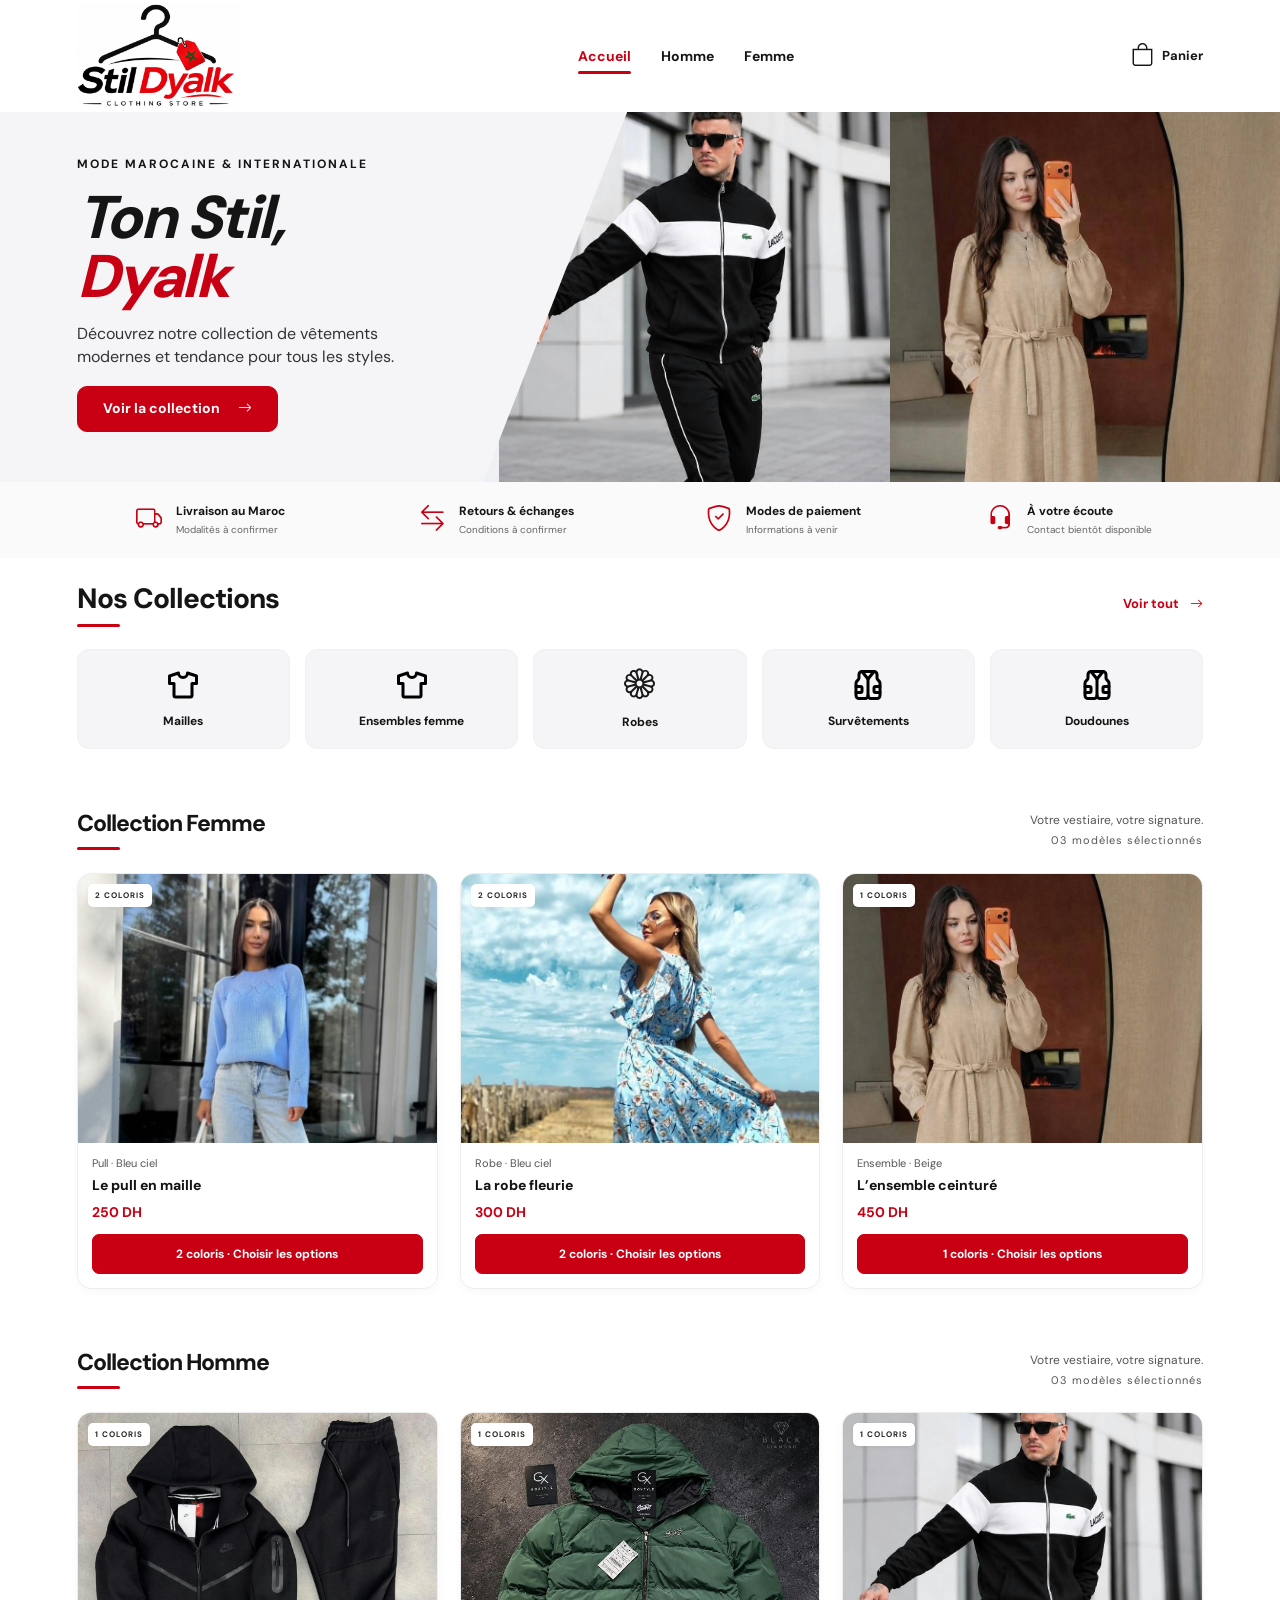
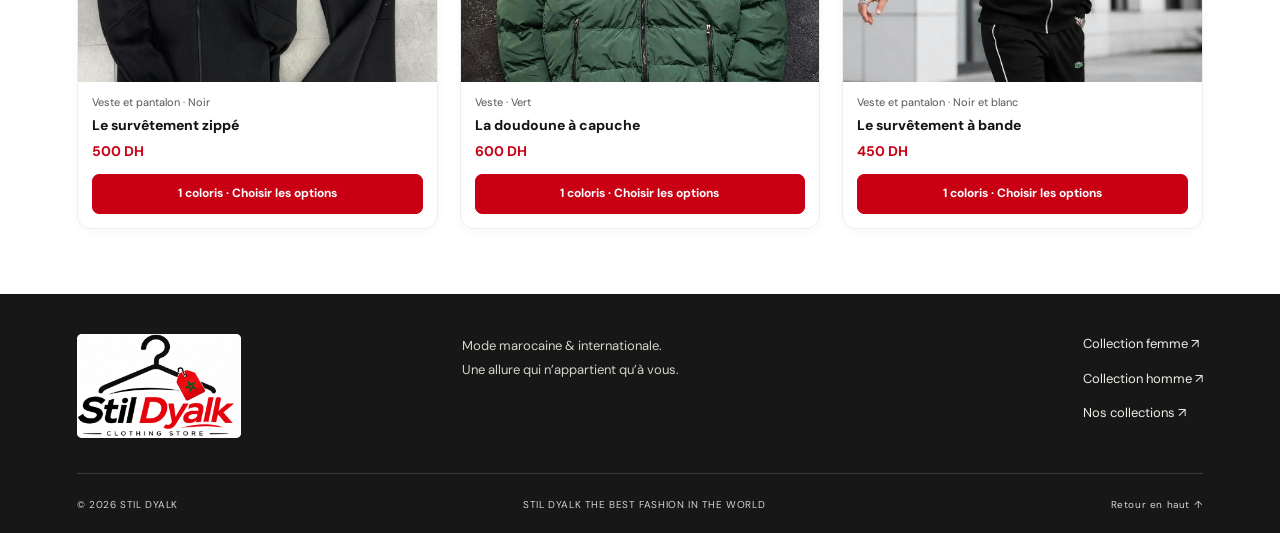
<file: index.html>
<!doctype html>
<html lang="fr">

<head>
  <meta charset="UTF-8" />
  <meta name="viewport" content="width=device-width, initial-scale=1" />

  <meta name="description"
    content="Découvrez le vestiaire Stil Dyalk : une sélection femme et homme, une allure contemporaine et des essentiels à votre façon." />

  <title>Stil Dyalk</title>

  <link rel="stylesheet" href="style.css" />
</head>

<body>
  <a class="skip" href="#femme">Aller aux collections</a>

  <!-- ==================================================
         HEADER
         ================================================== -->

  <header class="header wrap">
    <a class="brand-logo" href="index.html" aria-label="Stil Dyalk, accueil">
      <img src="assets/logo.jpeg" alt="Stil Dyalk — Clothing Store" width="1500" height="1000" />
    </a>

    <nav aria-label="Navigation principale">
      <a class="active" href="index.html">Accueil</a>
      <a href="#homme">Homme</a>
      <a href="#femme">Femme</a>
    </nav>

    <a class="bag-nav" href="panier.html" aria-label="Ouvrir le panier">
      <i class="bi bi-bag" aria-hidden="true"></i>
      <span>Panier</span>
    </a>
  </header>

  <main>
    <!-- ==================================================
           HERO
           ================================================== -->

    <section class="hero">
      <div class="hero-visual">
        <img class="hero-men" src="images/19.jpg" alt="Survêtement homme noir et blanc" />

        <img class="hero-women" src="images/07.jpg" alt="Ensemble femme beige ceinturé" />
      </div>

      <div class="hero-copy">
        <p class="eyebrow">MODE MAROCAINE &amp; INTERNATIONALE</p>

        <h1>
          Ton Stil,<br />
          <em>Dyalk</em>
        </h1>

        <p class="hero-description">
          Découvrez notre collection de vêtements<br />modernes et tendance
          pour tous les styles.
        </p>

        <a class="button" href="#nouveautes">
          Voir la collection
          <i class="bi bi-arrow-right" aria-hidden="true"></i>
        </a>
      </div>
    </section>

    <!-- ==================================================
           SERVICE STRIP
           ================================================== -->

    <section class="service-strip" aria-label="Informations boutique">
      <div>
        <i class="bi bi-truck" aria-hidden="true"></i>

        <span>
          Livraison au Maroc
          <small>Modalités à confirmer</small>
        </span>
      </div>

      <div>
        <i class="bi bi-arrow-left-right" aria-hidden="true"></i>

        <span>
          Retours &amp; échanges
          <small>Conditions à confirmer</small>
        </span>
      </div>

      <div>
        <i class="bi bi-shield-check" aria-hidden="true"></i>

        <span>
          Modes de paiement
          <small>Informations à venir</small>
        </span>
      </div>

      <div>
        <i class="bi bi-headset" aria-hidden="true"></i>

        <span>
          À votre écoute
          <small>Contact bientôt disponible</small>
        </span>
      </div>
    </section>

    <!-- ==================================================
           CATEGORIES
           ================================================== -->

    <section class="category-section wrap" id="collections">
      <div class="retail-heading">
        <h2>Nos Collections</h2>

        <a href="#nouveautes">
          Voir tout
          <i class="bi bi-arrow-right" aria-hidden="true"></i>
        </a>
      </div>

      <div class="category-tiles">
        <a href="product.html#maille">
          <img class="category-icon" src="assets/shirt.svg" alt="" />
          Mailles
        </a>

        <a href="product.html#ceinture">
          <img class="category-icon" src="assets/shirt.svg" alt="" />
          Ensembles femme
        </a>

        <a href="product.html#florale">
          <i class="bi bi-flower1" aria-hidden="true"></i>
          Robes
        </a>

        <a href="product.html#tech">
          <img class="category-icon" src="assets/jacket.svg" alt="" />
          Survêtements
        </a>

        <a href="product.html#doudoune-verte">
          <img class="category-icon" src="assets/jacket.svg" alt="" />
          Doudounes
        </a>
      </div>
    </section>

    <!-- New arrivals anchor -->

    <div class="wrap retail-heading arrival-heading" id="nouveautes"></div>

    <!-- ==================================================
           WOMEN'S COLLECTION
           ================================================== -->

    <section class="collection wrap" id="femme">
      <div class="section-head">
        <div>
          <p class="eyebrow">LA SÉLECTION FEMME</p>
          <h2>Collection Femme</h2>
        </div>

        <p>
          Votre vestiaire, votre signature.<br />
          <span>03 modèles sélectionnés</span>
        </p>
      </div>

      <div class="products">
        <!-- Product: Le pull en maille -->

        <article class="product" id="maille">
          <div class="flip">
            <div class="flip-inner">
              <div class="face front">
                <img src="images/04.jpg" alt="Le pull en maille, Pull · Bleu ciel" loading="lazy" />

                <span class="tag">2 COLORIS</span>
              </div>

              <div class="face back photo-back">
                <img class="alternate-photo" src="images/02.jpg" alt="Le pull en maille — Vert forêt" loading="lazy" />

                <div class="back-copy">
                  <h3>
                    Le pull en maille<br />
                    <span>Vert forêt</span>
                  </h3>

                  <a class="variant-link" href="product.html#maille">
                    Voir le produit
                  </a>
                </div>
              </div>
            </div>
          </div>

          <div class="product-info">
            <div>
              <p>Pull · Bleu ciel</p>

              <h3>
                <a href="product.html#maille">Le pull en maille</a>
              </h3>
            </div>

            <span class="price-pending">
              <span class="price-original">250 DH</span>
              <span class="price-sale">200 DH</span>
            </span>
          </div>

          <a class="color-link" href="product.html#maille">
            2 coloris · Choisir les options
          </a>
        </article>

        <!-- Product: La robe fleurie -->

        <article class="product" id="florale">
          <div class="flip">
            <div class="flip-inner">
              <div class="face front">
                <img src="images/05.jpg" alt="La robe fleurie, Robe · Bleu ciel" loading="lazy" />

                <span class="tag">2 COLORIS</span>
              </div>

              <div class="face back">
                <div class="back-copy">
                  <span class="eyebrow">STIL DYALK</span>

                  <h3>La robe fleurie</h3>

                  <p>Robe · Bleu ciel</p>
                  <p>Deux coloris à découvrir.</p>

                  <a class="variant-link" href="product.html#florale">
                    Voir le produit
                  </a>
                </div>
              </div>
            </div>
          </div>

          <div class="product-info">
            <div>
              <p>Robe · Bleu ciel</p>

              <h3>
                <a href="product.html#florale">La robe fleurie</a>
              </h3>
            </div>

            <span class="price-pending">300 DH</span>
          </div>

          <a class="color-link" href="product.html#florale">
            2 coloris · Choisir les options
          </a>
        </article>

        <!-- Product: L’ensemble ceinturé -->

        <article class="product" id="ceinture">
          <div class="flip">
            <div class="flip-inner">
              <div class="face front">
                <img src="images/07.jpg" alt="L’ensemble ceinturé, Ensemble · Beige" loading="lazy" />

                <span class="tag">1 COLORIS</span>
              </div>

              <div class="face back">
                <div class="back-copy">
                  <span class="eyebrow">STIL DYALK</span>

                  <h3>L’ensemble ceinturé</h3>

                  <p>Ensemble · Beige</p>
                  <p>Découvrez la photo et le coloris de ce modèle.</p>

                  <a class="variant-link" href="product.html#ceinture">
                    Voir le produit
                  </a>
                </div>
              </div>
            </div>
          </div>

          <div class="product-info">
            <div>
              <p>Ensemble · Beige</p>

              <h3>
                <a href="product.html#ceinture">L’ensemble ceinturé</a>
              </h3>
            </div>

            <span class="price-pending">450 DH</span>
          </div>

          <a class="color-link" href="product.html#ceinture">
            1 coloris · Choisir les options
          </a>
        </article>
      </div>
    </section>

    <!-- ==================================================
           MEN'S COLLECTION
           ================================================== -->

    <section class="collection wrap" id="homme">
      <div class="section-head">
        <div>
          <p class="eyebrow">LA SÉLECTION HOMME</p>
          <h2>Collection Homme</h2>
        </div>

        <p>
          Votre vestiaire, votre signature.<br />
          <span>03 modèles sélectionnés</span>
        </p>
      </div>

      <div class="products">
        <!-- Product: Le survêtement zippé -->

        <article class="product" id="tech">
          <div class="flip">
            <div class="flip-inner">
              <div class="face front">
                <img src="images/13.jpg" alt="Le survêtement zippé, Veste et pantalon · Noir" loading="lazy" />

                <span class="tag">1 COLORIS</span>
              </div>

              <div class="face back photo-back">
                <img class="alternate-photo" src="images/12.jpg" alt="Autre vue : Le survêtement zippé"
                  loading="lazy" />

                <div class="back-copy">
                  <span class="eyebrow">STIL DYALK</span>

                  <h3>Le survêtement zippé</h3>

                  <p>Veste et pantalon · Noir</p>
                  <p>Découvrez la photo et le coloris de ce modèle.</p>

                  <a class="variant-link" href="product.html#tech">
                    Voir le produit
                  </a>
                </div>
              </div>
            </div>
          </div>

          <div class="product-info">
            <div>
              <p>Veste et pantalon · Noir</p>

              <h3>
                <a href="product.html#tech">Le survêtement zippé</a>
              </h3>
            </div>

            <span class="price-pending">500 DH</span>
          </div>

          <a class="color-link" href="product.html#tech">
            1 coloris · Choisir les options
          </a>
        </article>

        <!-- Product: La doudoune à capuche -->

        <article class="product" id="doudoune-verte">
          <div class="flip">
            <div class="flip-inner">
              <div class="face front">
                <img src="images/18.jpg" alt="La doudoune à capuche, Veste · Vert" loading="lazy" />

                <span class="tag">1 COLORIS</span>
              </div>

              <div class="face back">
                <div class="back-copy">
                  <span class="eyebrow">STIL DYALK</span>

                  <h3>La doudoune à capuche</h3>

                  <p>Veste · Vert</p>
                  <p>Découvrez la photo et le coloris de ce modèle.</p>

                  <a class="variant-link" href="product.html#doudoune-verte">
                    Voir le produit
                  </a>
                </div>
              </div>
            </div>
          </div>

          <div class="product-info">
            <div>
              <p>Veste · Vert</p>

              <h3>
                <a href="product.html#doudoune-verte">
                  La doudoune à capuche
                </a>
              </h3>
            </div>

            <span class="price-pending">600 DH</span>
          </div>

          <a class="color-link" href="product.html#doudoune-verte">
            1 coloris · Choisir les options
          </a>
        </article>

        <!-- Product: Le survêtement à bande -->

        <article class="product" id="bande">
          <div class="flip">
            <div class="flip-inner">
              <div class="face front">
                <img src="images/19.jpg" alt="Le survêtement à bande, Veste et pantalon · Noir et blanc"
                  loading="lazy" />

                <span class="tag">1 COLORIS</span>
              </div>

              <div class="face back">
                <div class="back-copy">
                  <span class="eyebrow">STIL DYALK</span>

                  <h3>Le survêtement à bande</h3>

                  <p>Veste et pantalon · Noir et blanc</p>
                  <p>Découvrez la photo et le coloris de ce modèle.</p>

                  <a class="variant-link" href="product.html#bande">
                    Voir le produit
                  </a>
                </div>
              </div>
            </div>
          </div>

          <div class="product-info">
            <div>
              <p>Veste et pantalon · Noir et blanc</p>

              <h3>
                <a href="product.html#bande">Le survêtement à bande</a>
              </h3>
            </div>

            <span class="price-pending">450 DH</span>
          </div>

          <a class="color-link" href="product.html#bande">
            1 coloris · Choisir les options
          </a>
        </article>
      </div>
    </section>
  </main>

  <!-- ==================================================
         FOOTER
         ================================================== -->

  <footer class="footer">
    <div class="wrap footer-top">
      <a class="brand-logo" href="index.html" aria-label="Stil Dyalk, accueil">
        <img src="assets/logo.jpeg" alt="Stil Dyalk — Clothing Store" width="1536" height="1024" />
      </a>

      <p>
        Mode marocaine &amp; internationale.<br />
        Une allure qui n’appartient qu’à vous.
      </p>

      <nav aria-label="Navigation de pied de page">
        <a href="#femme">Collection femme ↗</a>
        <a href="#homme">Collection homme ↗</a>
        <a href="#collections">Nos collections ↗</a>
      </nav>
    </div>

    <div class="wrap footer-bottom">
      <span>© 2026 STIL DYALK</span>

      <span>STIL DYALK THE BEST FASHION IN THE WORLD</span>

      <a href="#">Retour en haut ↑</a>
    </div>
  </footer>
</body>

</html>
</file>
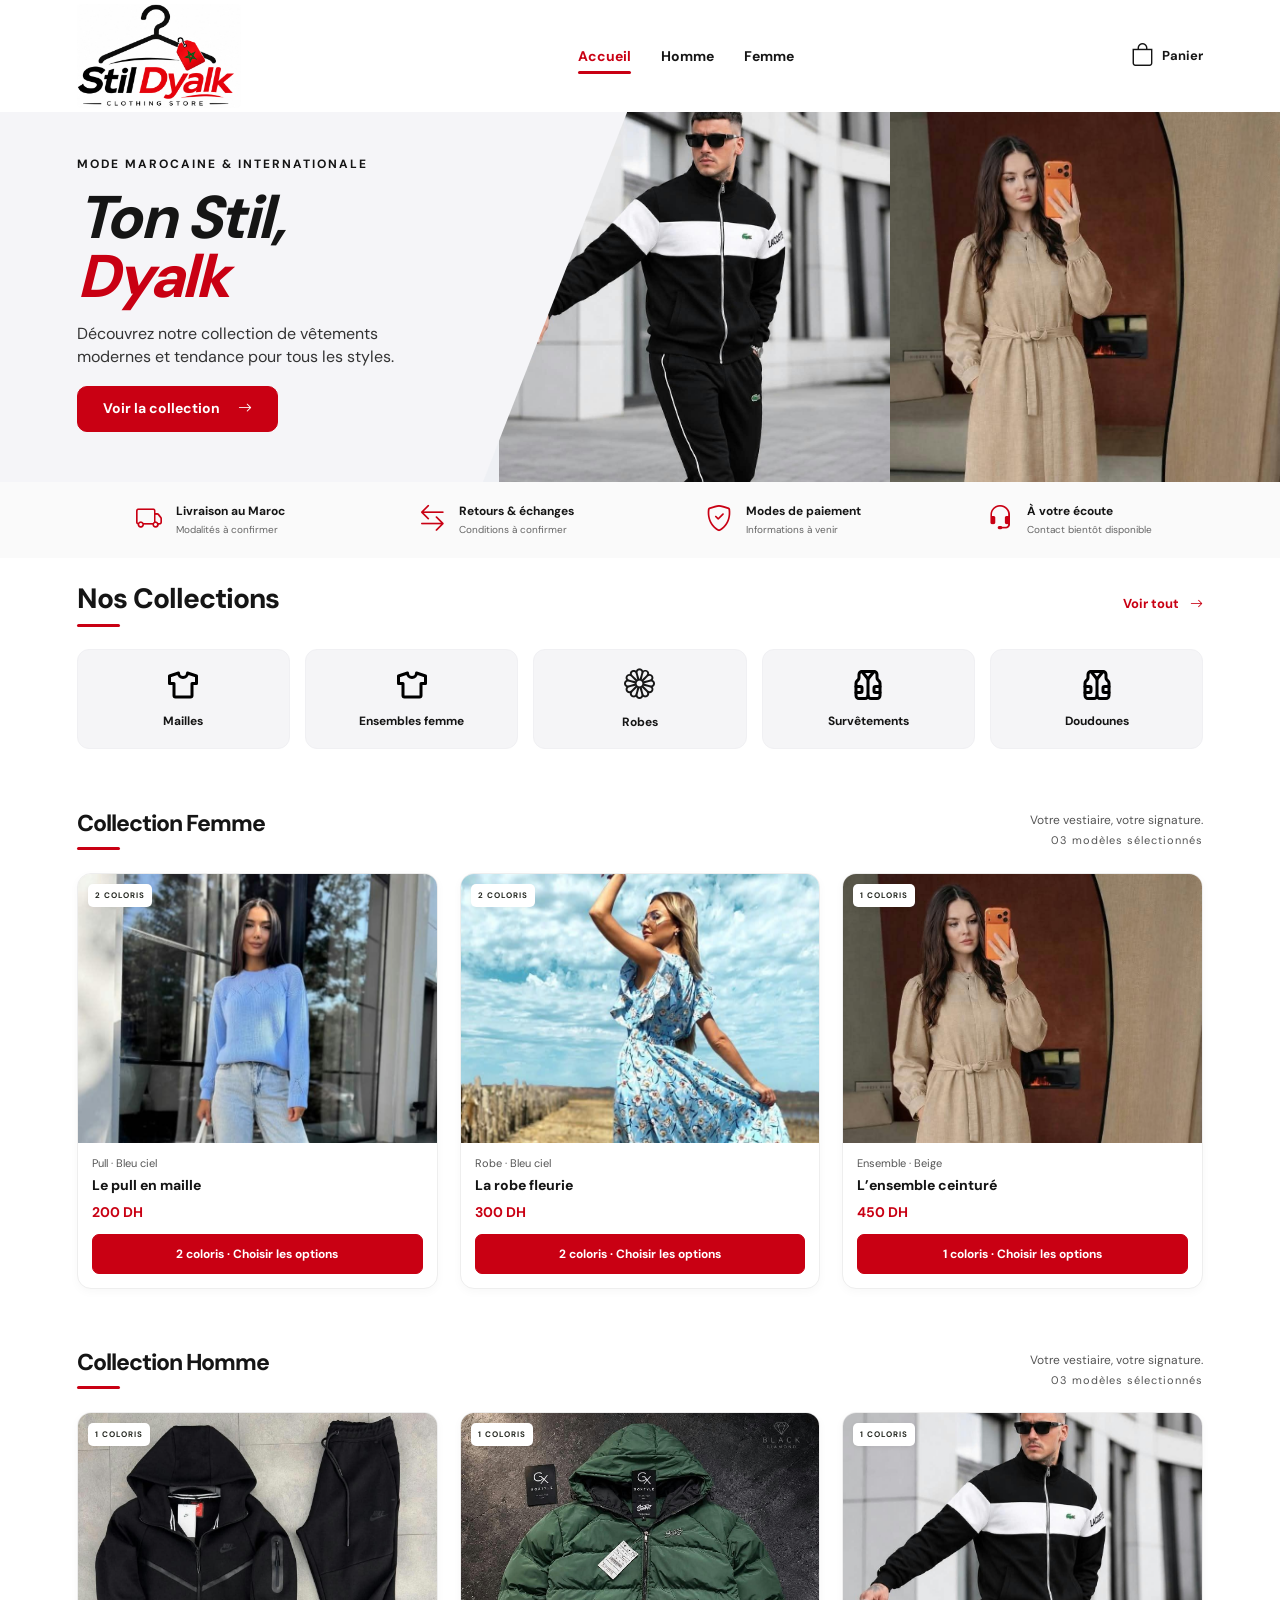
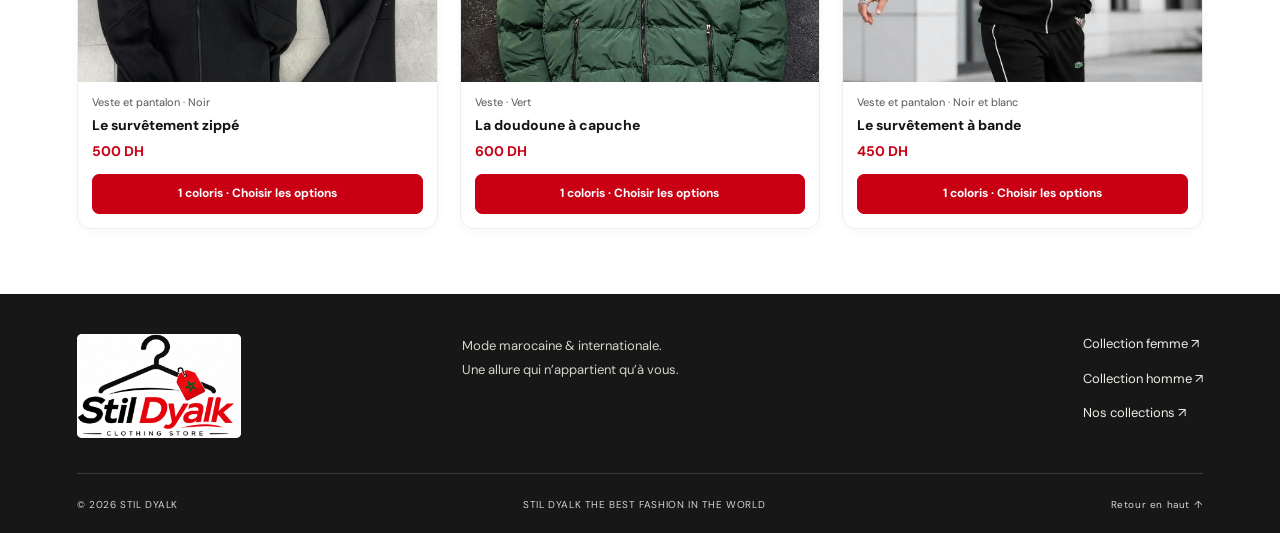
<file: stil-dyalk-advenced/index.html>
<!doctype html>
<html lang="fr">

<head>
  <meta charset="UTF-8" />
  <meta name="viewport" content="width=device-width, initial-scale=1" />

  <meta name="description"
    content="Découvrez le vestiaire Stil Dyalk : une sélection femme et homme, une allure contemporaine et des essentiels à votre façon." />

  <title>Stil Dyalk</title>

  <link rel="stylesheet" href="style.css" />
</head>

<body>
  <a class="skip" href="#femme">Aller aux collections</a>

  <!-- ==================================================
         HEADER
         ================================================== -->

  <header class="header wrap">
    <a class="brand-logo" href="index.html" aria-label="Stil Dyalk, accueil">
      <img src="assets/logo.jpeg" alt="Stil Dyalk — Clothing Store" width="1500" height="1000" />
    </a>

    <nav aria-label="Navigation principale">
      <a class="active" href="index.html">Accueil</a>
      <a href="#homme">Homme</a>
      <a href="#femme">Femme</a>
    </nav>

    <a class="bag-nav" href="panier.html" aria-label="Ouvrir le panier">
      <i class="bi bi-bag" aria-hidden="true"></i>
      <span>Panier</span>
    </a>
  </header>

  <main>
    <!-- ==================================================
           HERO
           ================================================== -->

    <section class="hero">
      <div class="hero-visual">
        <img class="hero-men" src="images/19.jpg" alt="Survêtement homme noir et blanc" />

        <img class="hero-women" src="images/07.jpg" alt="Ensemble femme beige ceinturé" />
      </div>

      <div class="hero-copy">
        <p class="eyebrow">MODE MAROCAINE &amp; INTERNATIONALE</p>

        <h1>
          Ton Stil,<br />
          <em>Dyalk</em>
        </h1>

        <p class="hero-description">
          Découvrez notre collection de vêtements<br />modernes et tendance
          pour tous les styles.
        </p>

        <a class="button" href="#nouveautes">
          Voir la collection
          <i class="bi bi-arrow-right" aria-hidden="true"></i>
        </a>
      </div>
    </section>

    <!-- ==================================================
           SERVICE STRIP
           ================================================== -->

    <section class="service-strip" aria-label="Informations boutique">
      <div>
        <i class="bi bi-truck" aria-hidden="true"></i>

        <span>
          Livraison au Maroc
          <small>Modalités à confirmer</small>
        </span>
      </div>

      <div>
        <i class="bi bi-arrow-left-right" aria-hidden="true"></i>

        <span>
          Retours &amp; échanges
          <small>Conditions à confirmer</small>
        </span>
      </div>

      <div>
        <i class="bi bi-shield-check" aria-hidden="true"></i>

        <span>
          Modes de paiement
          <small>Informations à venir</small>
        </span>
      </div>

      <div>
        <i class="bi bi-headset" aria-hidden="true"></i>

        <span>
          À votre écoute
          <small>Contact bientôt disponible</small>
        </span>
      </div>
    </section>

    <!-- ==================================================
           CATEGORIES
           ================================================== -->

    <section class="category-section wrap" id="collections">
      <div class="retail-heading">
        <h2>Nos Collections</h2>

        <a href="#nouveautes">
          Voir tout
          <i class="bi bi-arrow-right" aria-hidden="true"></i>
        </a>
      </div>

      <div class="category-tiles">
        <a href="product.html#maille">
          <img class="category-icon" src="assets/shirt.svg" alt="" />
          Mailles
        </a>

        <a href="product.html#ceinture">
          <img class="category-icon" src="assets/shirt.svg" alt="" />
          Ensembles femme
        </a>

        <a href="product.html#florale">
          <i class="bi bi-flower1" aria-hidden="true"></i>
          Robes
        </a>

        <a href="product.html#tech">
          <img class="category-icon" src="assets/jacket.svg" alt="" />
          Survêtements
        </a>

        <a href="product.html#doudoune-verte">
          <img class="category-icon" src="assets/jacket.svg" alt="" />
          Doudounes
        </a>
      </div>
    </section>

    <!-- New arrivals anchor -->

    <div class="wrap retail-heading arrival-heading" id="nouveautes"></div>

    <!-- ==================================================
           WOMEN'S COLLECTION
           ================================================== -->

    <section class="collection wrap" id="femme">
      <div class="section-head">
        <div>
          <p class="eyebrow">LA SÉLECTION FEMME</p>
          <h2>Collection Femme</h2>
        </div>

        <p>
          Votre vestiaire, votre signature.<br />
          <span>03 modèles sélectionnés</span>
        </p>
      </div>

      <div class="products">
        <!-- Product: Le pull en maille -->

        <article class="product" id="maille">
          <div class="flip">
            <div class="flip-inner">
              <div class="face front">
                <img src="images/04.jpg" alt="Le pull en maille, Pull · Bleu ciel" loading="lazy" />

                <span class="tag">2 COLORIS</span>
              </div>

              <div class="face back photo-back">
                <img class="alternate-photo" src="images/02.jpg" alt="Le pull en maille — Vert forêt" loading="lazy" />

                <div class="back-copy">
                  <h3>
                    Le pull en maille<br />
                    <span>Vert forêt</span>
                  </h3>

                  <a class="variant-link" href="product.html#maille">
                    Voir le produit
                  </a>
                </div>
              </div>
            </div>
          </div>

          <div class="product-info">
            <div>
              <p>Pull · Bleu ciel</p>

              <h3>
                <a href="product.html#maille">Le pull en maille</a>
              </h3>
            </div>

            <span class="price-pending">
              <span class="price-original">200 DH</span>
              <span class="price-sale">100 DH</span>
            </span>
          </div>

          <a class="color-link" href="product.html#maille">
            2 coloris · Choisir les options
          </a>
        </article>

        <!-- Product: La robe fleurie -->

        <article class="product" id="florale">
          <div class="flip">
            <div class="flip-inner">
              <div class="face front">
                <img src="images/05.jpg" alt="La robe fleurie, Robe · Bleu ciel" loading="lazy" />

                <span class="tag">2 COLORIS</span>
              </div>

              <div class="face back">
                <div class="back-copy">
                  <span class="eyebrow">STIL DYALK</span>

                  <h3>La robe fleurie</h3>

                  <p>Robe · Bleu ciel</p>
                  <p>Deux coloris à découvrir.</p>

                  <a class="variant-link" href="product.html#florale">
                    Voir le produit
                  </a>
                </div>
              </div>
            </div>
          </div>

          <div class="product-info">
            <div>
              <p>Robe · Bleu ciel</p>

              <h3>
                <a href="product.html#florale">La robe fleurie</a>
              </h3>
            </div>

            <span class="price-pending">300 DH</span>
          </div>

          <a class="color-link" href="product.html#florale">
            2 coloris · Choisir les options
          </a>
        </article>

        <!-- Product: L’ensemble ceinturé -->

        <article class="product" id="ceinture">
          <div class="flip">
            <div class="flip-inner">
              <div class="face front">
                <img src="images/07.jpg" alt="L’ensemble ceinturé, Ensemble · Beige" loading="lazy" />

                <span class="tag">1 COLORIS</span>
              </div>

              <div class="face back">
                <div class="back-copy">
                  <span class="eyebrow">STIL DYALK</span>

                  <h3>L’ensemble ceinturé</h3>

                  <p>Ensemble · Beige</p>
                  <p>Découvrez la photo et le coloris de ce modèle.</p>

                  <a class="variant-link" href="product.html#ceinture">
                    Voir le produit
                  </a>
                </div>
              </div>
            </div>
          </div>

          <div class="product-info">
            <div>
              <p>Ensemble · Beige</p>

              <h3>
                <a href="product.html#ceinture">L’ensemble ceinturé</a>
              </h3>
            </div>

            <span class="price-pending">450 DH</span>
          </div>

          <a class="color-link" href="product.html#ceinture">
            1 coloris · Choisir les options
          </a>
        </article>
      </div>
    </section>

    <!-- ==================================================
           MEN'S COLLECTION
           ================================================== -->

    <section class="collection wrap" id="homme">
      <div class="section-head">
        <div>
          <p class="eyebrow">LA SÉLECTION HOMME</p>
          <h2>Collection Homme</h2>
        </div>

        <p>
          Votre vestiaire, votre signature.<br />
          <span>03 modèles sélectionnés</span>
        </p>
      </div>

      <div class="products">
        <!-- Product: Le survêtement zippé -->

        <article class="product" id="tech">
          <div class="flip">
            <div class="flip-inner">
              <div class="face front">
                <img src="images/13.jpg" alt="Le survêtement zippé, Veste et pantalon · Noir" loading="lazy" />

                <span class="tag">1 COLORIS</span>
              </div>

              <div class="face back photo-back">
                <img class="alternate-photo" src="images/12.jpg" alt="Autre vue : Le survêtement zippé"
                  loading="lazy" />

                <div class="back-copy">
                  <span class="eyebrow">STIL DYALK</span>

                  <h3>Le survêtement zippé</h3>

                  <p>Veste et pantalon · Noir</p>
                  <p>Découvrez la photo et le coloris de ce modèle.</p>

                  <a class="variant-link" href="product.html#tech">
                    Voir le produit
                  </a>
                </div>
              </div>
            </div>
          </div>

          <div class="product-info">
            <div>
              <p>Veste et pantalon · Noir</p>

              <h3>
                <a href="product.html#tech">Le survêtement zippé</a>
              </h3>
            </div>

            <span class="price-pending">500 DH</span>
          </div>

          <a class="color-link" href="product.html#tech">
            1 coloris · Choisir les options
          </a>
        </article>

        <!-- Product: La doudoune à capuche -->

        <article class="product" id="doudoune-verte">
          <div class="flip">
            <div class="flip-inner">
              <div class="face front">
                <img src="images/18.jpg" alt="La doudoune à capuche, Veste · Vert" loading="lazy" />

                <span class="tag">1 COLORIS</span>
              </div>

              <div class="face back">
                <div class="back-copy">
                  <span class="eyebrow">STIL DYALK</span>

                  <h3>La doudoune à capuche</h3>

                  <p>Veste · Vert</p>
                  <p>Découvrez la photo et le coloris de ce modèle.</p>

                  <a class="variant-link" href="product.html#doudoune-verte">
                    Voir le produit
                  </a>
                </div>
              </div>
            </div>
          </div>

          <div class="product-info">
            <div>
              <p>Veste · Vert</p>

              <h3>
                <a href="product.html#doudoune-verte">
                  La doudoune à capuche
                </a>
              </h3>
            </div>

            <span class="price-pending">600 DH</span>
          </div>

          <a class="color-link" href="product.html#doudoune-verte">
            1 coloris · Choisir les options
          </a>
        </article>

        <!-- Product: Le survêtement à bande -->

        <article class="product" id="bande">
          <div class="flip">
            <div class="flip-inner">
              <div class="face front">
                <img src="images/19.jpg" alt="Le survêtement à bande, Veste et pantalon · Noir et blanc"
                  loading="lazy" />

                <span class="tag">1 COLORIS</span>
              </div>

              <div class="face back">
                <div class="back-copy">
                  <span class="eyebrow">STIL DYALK</span>

                  <h3>Le survêtement à bande</h3>

                  <p>Veste et pantalon · Noir et blanc</p>
                  <p>Découvrez la photo et le coloris de ce modèle.</p>

                  <a class="variant-link" href="product.html#bande">
                    Voir le produit
                  </a>
                </div>
              </div>
            </div>
          </div>

          <div class="product-info">
            <div>
              <p>Veste et pantalon · Noir et blanc</p>

              <h3>
                <a href="product.html#bande">Le survêtement à bande</a>
              </h3>
            </div>

            <span class="price-pending">450 DH</span>
          </div>

          <a class="color-link" href="product.html#bande">
            1 coloris · Choisir les options
          </a>
        </article>
      </div>
    </section>
  </main>

  <!-- ==================================================
         FOOTER
         ================================================== -->

  <footer class="footer">
    <div class="wrap footer-top">
      <a class="brand-logo" href="index.html" aria-label="Stil Dyalk, accueil">
        <img src="assets/logo.jpeg" alt="Stil Dyalk — Clothing Store" width="1536" height="1024" />
      </a>

      <p>
        Mode marocaine &amp; internationale.<br />
        Une allure qui n’appartient qu’à vous.
      </p>

      <nav aria-label="Navigation de pied de page">
        <a href="#femme">Collection femme ↗</a>
        <a href="#homme">Collection homme ↗</a>
        <a href="#collections">Nos collections ↗</a>
      </nav>
    </div>

    <div class="wrap footer-bottom">
      <span>© 2026 STIL DYALK</span>

      <span>STIL DYALK THE BEST FASHION IN THE WORLD</span>

      <a href="#">Retour en haut ↑</a>
    </div>
  </footer>
</body>

</html>
</file>
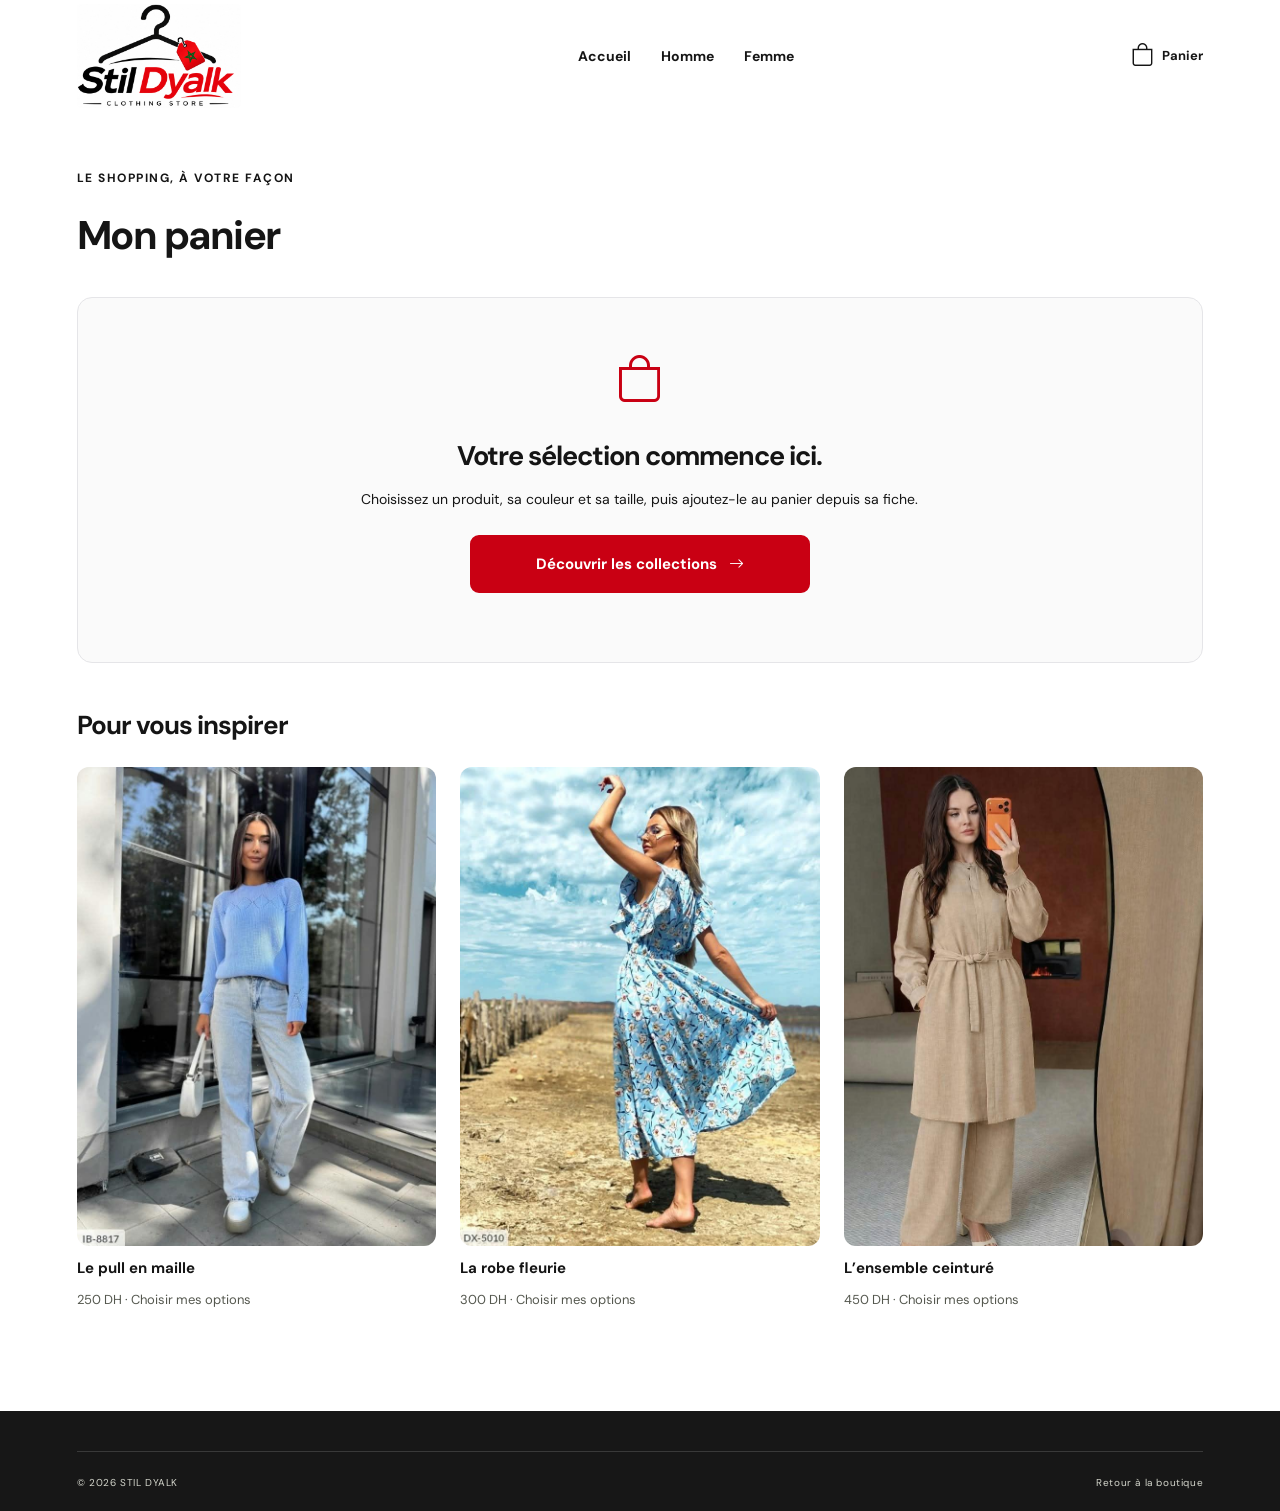
<file: panier.html>
<!doctype html>
<html lang="fr">
  <head>
    <meta charset="UTF-8" />
    <meta name="viewport" content="width=device-width, initial-scale=1" />
    <meta
      name="description"
      content="Découvrez le vestiaire Stil Dyalk : une sélection femme et homme, une allure contemporaine et des essentiels à votre façon."
    />
    <title>Mon panier — Stil Dyalk</title>
    <link rel="stylesheet" href="style.css" />
  </head>
  <body>
    <header class="header wrap">
      <a class="brand-logo" href="index.html" aria-label="Stil Dyalk, accueil"
        ><img
          src="assets/logo.jpeg"
          alt="Stil Dyalk — Clothing Store"
          width="1536"
          height="1024"
      /></a>
      <nav aria-label="Navigation principale">
        <a href="index.html">Accueil</a>
        
        <a href="index.html#homme">Homme</a><a href="index.html#femme">Femme</a>
      </nav>
      <a class="bag-nav" href="panier.html" aria-label="Ouvrir le panier"
        ><i class="bi bi-bag" aria-hidden="true"></i><span>Panier</span></a>
    </header>
    <main class="cart-home wrap">
      <p class="eyebrow">LE SHOPPING, À VOTRE FAÇON</p>
      <h1>Mon panier</h1>
      <div class="cart-empty">
        <i class="bi bi-bag" aria-hidden="true"></i>
        <h2>Votre sélection commence ici.</h2>
        <p>
          Choisissez un produit, sa couleur et sa taille, puis ajoutez-le au
          panier depuis sa fiche.
        </p>
        <a class="add-bag" href="index.html#collections"
          >Découvrir les collections
          <i class="bi bi-arrow-right" aria-hidden="true"></i
        ></a>
      </div>
      <section class="cart-picks">
        <h2>Pour vous inspirer</h2>
        <div class="related-grid">
          <a class="related-card" href="product.html#maille"
            ><img
              src="images/04.jpg"
              alt="Le pull en maille"
              loading="lazy"
            /><span>Le pull en maille</span
            ><small>250 DH · Choisir mes options</small></a
          ><a class="related-card" href="product.html#florale"
            ><img
              src="images/05.jpg"
              alt="La robe fleurie"
              loading="lazy"
            /><span>La robe fleurie</span
            ><small>300 DH · Choisir mes options</small></a
          ><a class="related-card" href="product.html#ceinture"
            ><img
              src="images/07.jpg"
              alt="L’ensemble ceinturé"
              loading="lazy"
            /><span>L’ensemble ceinturé</span
            ><small>450 DH · Choisir mes options</small></a
          >
        </div>
      </section>
    </main>
    <footer class="footer">
      <div class="wrap footer-bottom">
        <span>© 2026 STIL DYALK</span
        ><a href="index.html">Retour à la boutique</a>
      </div>
    </footer>
  </body>
</html>
</file>
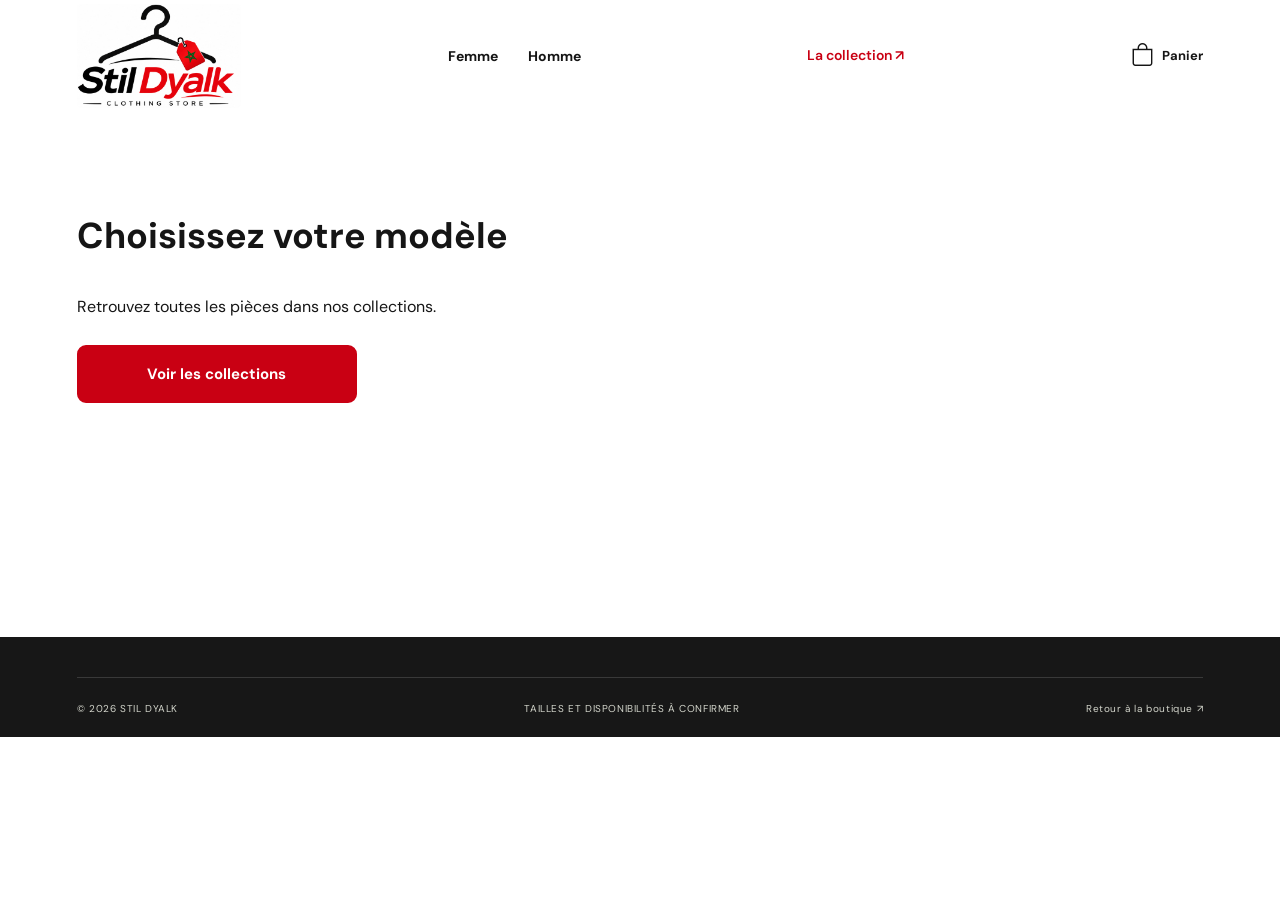
<file: product.html>
<!doctype html>
<html lang="fr">
  <head>
    <meta charset="UTF-8" />
    <meta name="viewport" content="width=device-width, initial-scale=1" />

    <meta
      name="description"
      content="Découvrez chaque modèle Stil Dyalk, ses photos, ses couleurs, ses tailles et son prix."
    />

    <title>Votre modèle — Stil Dyalk</title>

    <link rel="stylesheet" href="style.css" />
  </head>

  <body class="product-page">
    <a class="skip" href="#product-content">
      Aller aux détails du produit
    </a>

    <!-- ==================================================
         HEADER
         ================================================== -->

    <header class="header wrap">
      <a
        class="brand-logo"
        href="index.html"
        aria-label="Stil Dyalk, accueil"
      >
        <img
          src="assets/logo.jpeg"
          alt="Stil Dyalk — Clothing Store"
          width="1536"
          height="1024"
        />
      </a>

      <nav aria-label="Navigation principale">
        <a href="index.html#femme">Femme</a>
        <a href="index.html#homme">Homme</a>
      </nav>

      <a class="header-link" href="index.html#collections">
        La collection ↗
      </a>

      <a
        class="bag-nav"
        href="panier.html"
        aria-label="Ouvrir le panier"
      >
        <i class="bi bi-bag" aria-hidden="true"></i>
        <span>Panier</span>
      </a>
    </header>

    <main id="product-content">
      <!-- ==================================================
           DEFAULT PROMPT
           ================================================== -->

      <section class="product-prompt wrap">
        <h1>Choisissez votre modèle</h1>

        <p>Retrouvez toutes les pièces dans nos collections.</p>

        <a class="add-bag" href="index.html#collections">
          Voir les collections
        </a>
      </section>

      <!-- ==================================================
           PRODUCT: LE PULL EN MAILLE
           ================================================== -->

      <section class="product-view" id="maille">
        <!-- Breadcrumb navigation -->

        <nav class="breadcrumb wrap" aria-label="Fil d’Ariane">
          <a href="index.html">Accueil</a>
          <span>/</span>

          <a href="index.html#femme">Femme</a>
          <span>/</span>

          <span aria-current="page">Le pull en maille</span>
        </nav>

        <!-- Product layout -->

        <section class="pdp wrap">
          <!-- ==============================================
               PRODUCT GALLERY
               ============================================== -->

          <div
            class="pdp-gallery"
            role="group"
            aria-label="Photos et coloris de Le pull en maille"
          >
            <!-- Color: Bleu ciel -->

            <input
              class="pdp-color"
              type="radio"
              name="maille-color"
              id="maille-color-0"
              checked
            />

            <label class="pdp-swatch" for="maille-color-0">
              <span class="swatch-dot swatch-2"></span>
              Bleu ciel
            </label>

            <!-- Color: Vert forêt -->

            <input
              class="pdp-color"
              type="radio"
              name="maille-color"
              id="maille-color-1"
            />

            <label class="pdp-swatch" for="maille-color-1">
              <span class="swatch-dot swatch-8"></span>
              Vert forêt
            </label>

            <!-- Product photographs -->

            <div class="pdp-images">
              <figure class="pdp-image pdp-image-0">
                <img
                  src="images/04.jpg"
                  alt="Le pull en maille — Bleu ciel"
                />

                <figcaption>
                  Le pull en maille · Bleu ciel
                </figcaption>
              </figure>

              <figure class="pdp-image pdp-image-1">
                <img
                  src="images/02.jpg"
                  alt="Le pull en maille — Vert forêt"
                />

                <figcaption>
                  Le pull en maille · Vert forêt
                </figcaption>
              </figure>
            </div>

            <p class="gallery-hint">
              Choisissez un coloris pour afficher sa photo.
            </p>
          </div>

          <!-- ==============================================
               PRODUCT INFORMATION
               ============================================== -->

          <div class="pdp-info" id="maille-product-info">
            <p class="eyebrow">LE VESTIAIRE FEMME / STIL DYALK</p>

            <h1>Le pull en maille</h1>

            <p class="pdp-category">Pull</p>

            <p class="pdp-price">200 DH</p>

            <p class="pdp-description">
              Un pull à manches longues et encolure ronde, avec une
              maille ajourée discrète. Deux nuances pour composer
              votre silhouette.
            </p>

            <!-- Color information -->

            <div class="pdp-color-summary">
              <span class="field-label">COLORIS PRÉSENTÉS</span>

              <p>Bleu ciel · Vert forêt</p>

              <span class="muted-small">
                Sélectionnez votre couleur sous les photos.
              </span>
            </div>

            <!-- Size selection -->

            <fieldset class="size-options">
              <legend>TAILLE</legend>

              <input
                type="radio"
                name="maille-size"
                value="XS"
                id="maille-size-XS"
                aria-describedby="maille-size-note"
              />
              <label for="maille-size-XS">XS</label>

              <input
                type="radio"
                name="maille-size"
                value="S"
                id="maille-size-S"
                aria-describedby="maille-size-note"
              />
              <label for="maille-size-S">S</label>

              <input
                type="radio"
                name="maille-size"
                value="M"
                id="maille-size-M"
                aria-describedby="maille-size-note"
              />
              <label for="maille-size-M">M</label>

              <input
                type="radio"
                name="maille-size"
                value="L"
                id="maille-size-L"
                aria-describedby="maille-size-note"
              />
              <label for="maille-size-L">L</label>

              <input
                type="radio"
                name="maille-size"
                value="XL"
                id="maille-size-XL"
                aria-describedby="maille-size-note"
              />
              <label for="maille-size-XL">XL</label>

              <input
                type="radio"
                name="maille-size"
                value="XXL"
                id="maille-size-XXL"
                aria-describedby="maille-size-note"
              />
              <label for="maille-size-XXL">XXL</label>
            </fieldset>

            <p class="muted-small" id="maille-size-note">
              Choisissez votre taille.
            </p>

            <!-- Add to bag -->

            <a class="add-bag" href="#maille-panier-demo">
              <i class="bi bi-bag-plus" aria-hidden="true"></i>
              Ajouter au panier
            </a>

            <!-- Availability -->

            <div class="pdp-status">
              <span class="status-dot"></span>
              Disponibilités à confirmer
            </div>

            <!-- Product details -->

            <details class="product-accordion" open>
              <summary>Détails du modèle</summary>

              <p>
                Les photos présentent le modèle sélectionné. Les
                accessoires et les autres pièces visibles servent
                à illustrer la tenue.
              </p>
            </details>

            <details class="product-accordion">
              <summary>Taille et coupe</summary>

              <p>
                Les mesures exactes et le guide des tailles seront
                ajoutés avec les informations du fournisseur.
              </p>
            </details>

            <details class="product-accordion">
              <summary>Composition et entretien</summary>

              <p>
                La composition et les consignes d’entretien restent
                à confirmer. Consultez l’étiquette du vêtement
                avant lavage.
              </p>
            </details>

            <a class="pdp-return" href="index.html#maille">
              ← Retour à la collection
            </a>
          </div>
        </section>

        <!-- ==================================================
             SHOPPING BAG OVERLAY
             ================================================== -->

        <section
          class="bag-overlay"
          id="maille-panier-demo"
          role="region"
          aria-labelledby="maille-bag-title"
        >
          <!-- Background shade -->

          <a
            class="bag-shade"
            href="#maille-product-info"
            aria-label="Fermer le panier"
          ></a>

          <!-- Bag panel -->

          <div class="bag-panel">
            <!-- Bag heading -->

            <div class="bag-top">
              <div>
                <p class="eyebrow">VOTRE SÉLECTION</p>
                <h2 id="maille-bag-title">Mon panier</h2>
              </div>

              <a
                class="bag-close"
                href="#maille-product-info"
                aria-label="Fermer le panier"
              >
                ×
              </a>
            </div>

            <!-- Remove-item state -->

            <input
              class="remove-demo"
              type="checkbox"
              id="maille-remove-demo"
            />

            <!-- Bag product -->

            <div class="demo-item">
              <div class="bag-item-images">
                <img
                  class="bag-photo bag-photo-0"
                  src="images/04.jpg"
                  alt="Le pull en maille — Bleu ciel"
                />

                <img
                  class="bag-photo bag-photo-1"
                  src="images/02.jpg"
                  alt="Le pull en maille — Vert forêt"
                />
              </div>

              <div class="bag-item-info">
                <h3>Le pull en maille</h3>

                <p>
                  Couleur :

                  <span class="bag-color-summary bag-color-0">
                    Bleu ciel
                  </span>

                  <span class="bag-color-summary bag-color-1">
                    Vert forêt
                  </span>
                </p>

                <p>
                  Taille :

                  <span class="bag-size-unset">À sélectionner</span>

                  <span class="bag-size-summary bag-size-XS">XS</span>
                  <span class="bag-size-summary bag-size-S">S</span>
                  <span class="bag-size-summary bag-size-M">M</span>
                  <span class="bag-size-summary bag-size-L">L</span>
                  <span class="bag-size-summary bag-size-XL">XL</span>
                  <span class="bag-size-summary bag-size-XXL">XXL</span>
                </p>

                <strong>200 DH</strong>

                <!-- Quantity -->

                <label class="quantity-label" for="maille-demo-quantity">
                  Quantité

                  <select
                    id="maille-demo-quantity"
                    name="maille-quantity"
                  >
                    <option value="1">1</option>
                    <option value="2">2</option>
                    <option value="3">3</option>
                    <option value="4">4</option>
                    <option value="5">5</option>
                    <option value="6">6</option>
                    <option value="7">7</option>
                    <option value="8">8</option>
                    <option value="9">9</option>
                    <option value="10">10</option>
                  </select>
                </label>

                <label class="remove-label" for="maille-remove-demo">
                  Retirer cet article
                </label>
              </div>
            </div>

            <!-- Empty bag message -->

            <div class="bag-empty-message">
              <i class="bi bi-bag" aria-hidden="true"></i>

              <h3>Votre panier est vide</h3>

              <label class="restore-demo" for="maille-remove-demo">
                Remettre cet article
              </label>
            </div>

            <!-- Bag totals and actions -->

            <div class="bag-bottom">
              <div class="bag-subtotal">
                <span>Sous-total</span>

                <strong class="bag-totals">
                  <span class="qty-total qty-total-1">200 DH</span>
                  <span class="qty-total qty-total-2">400 DH</span>
                  <span class="qty-total qty-total-3">600 DH</span>
                  <span class="qty-total qty-total-4">800 DH</span>
                  <span class="qty-total qty-total-5">1000 DH</span>
                  <span class="qty-total qty-total-6">1200 DH</span>
                  <span class="qty-total qty-total-7">1400 DH</span>
                  <span class="qty-total qty-total-8">1600 DH</span>
                  <span class="qty-total qty-total-9">1800 DH</span>
                  <span class="qty-total qty-total-10">2000 DH</span>

                  <span class="empty-total">0 DH</span>
                </strong>
              </div>

              <button class="checkout-demo" type="button">
                Passer commande
              </button>

              <a class="continue-shopping" href="#maille-product-info">
                Continuer mes achats
              </a>
            </div>
          </div>
        </section>
      </section>
    </main>

    <!-- ==================================================
         FOOTER
         ================================================== -->

    <footer class="footer">
      <div class="wrap footer-bottom">
        <span>© 2026 STIL DYALK</span>

        <span>TAILLES ET DISPONIBILITÉS À CONFIRMER</span>

        <a href="index.html">Retour à la boutique ↗</a>
      </div>
    </footer>
  </body>
</html>
</file>
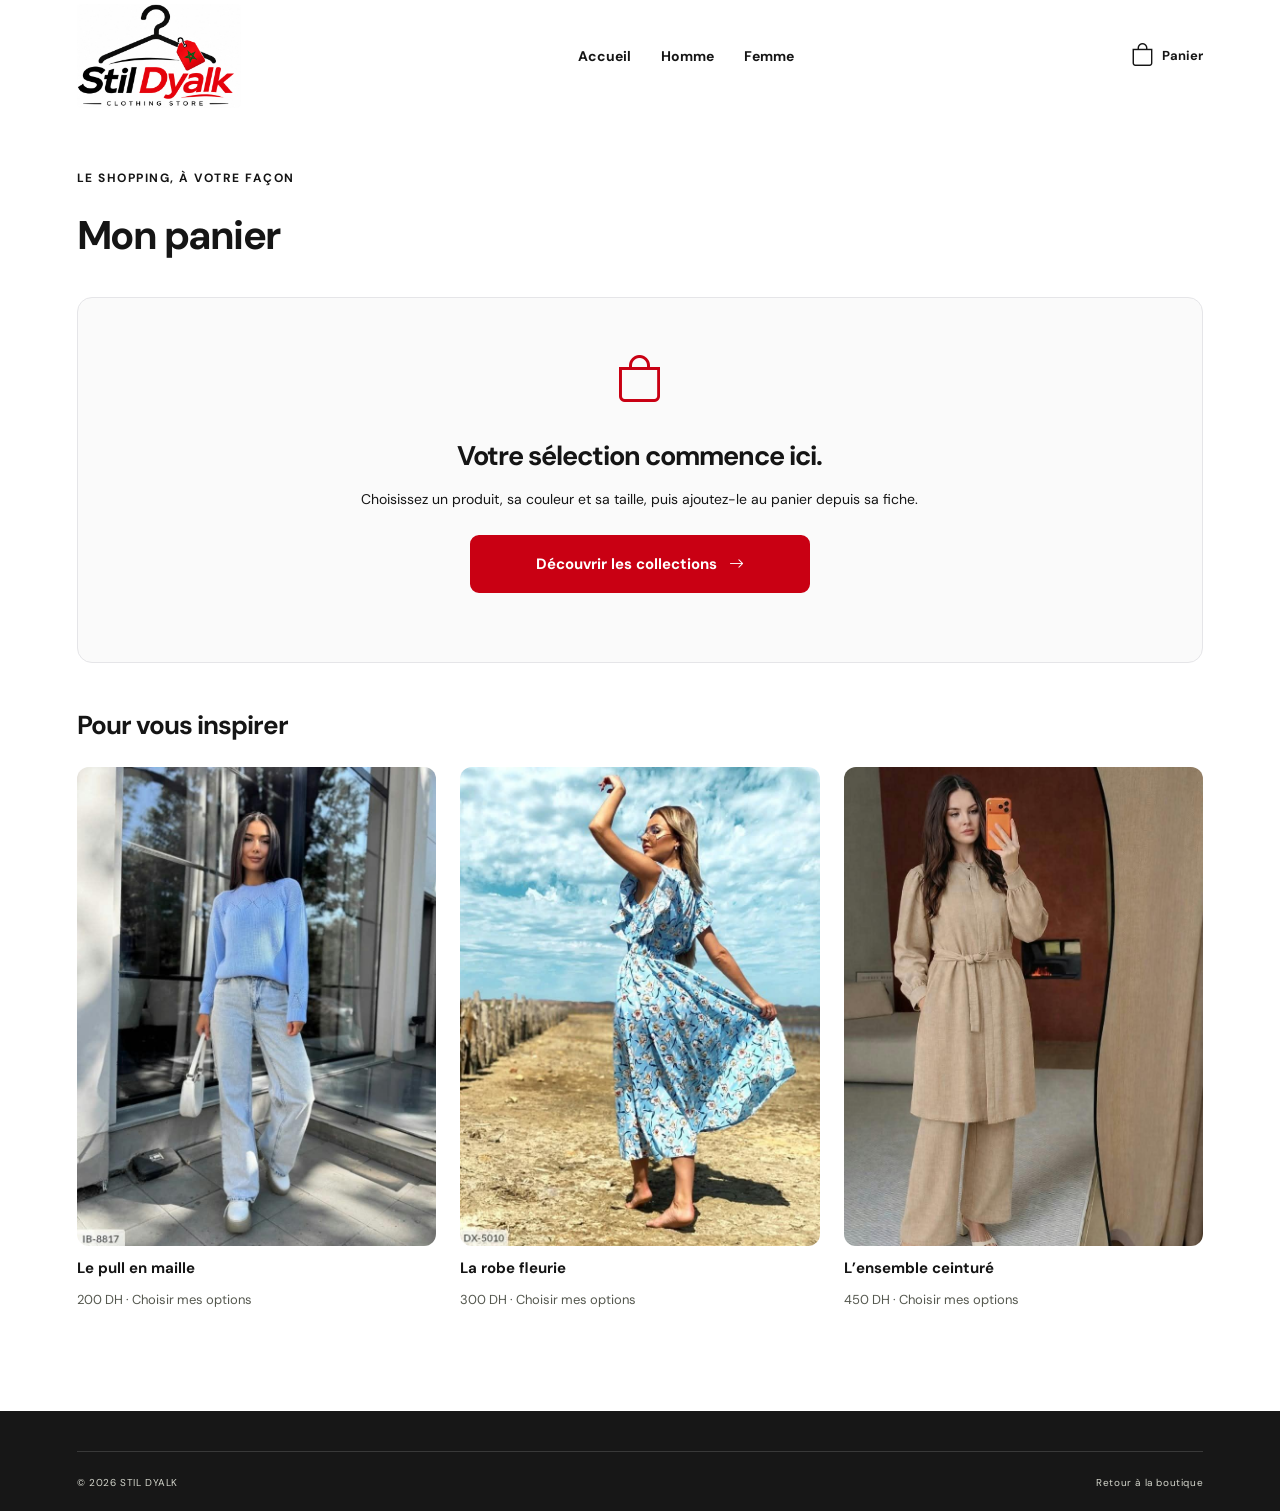
<file: stil-dyalk-advenced/panier.html>
<!doctype html>
<html lang="fr">
  <head>
    <meta charset="UTF-8" />
    <meta name="viewport" content="width=device-width, initial-scale=1" />
    <meta
      name="description"
      content="Découvrez le vestiaire Stil Dyalk : une sélection femme et homme, une allure contemporaine et des essentiels à votre façon."
    />
    <title>Mon panier — Stil Dyalk</title>
    <link rel="stylesheet" href="style.css" />
  </head>
  <body>
    <header class="header wrap">
      <a class="brand-logo" href="index.html" aria-label="Stil Dyalk, accueil"
        ><img
          src="assets/logo.jpeg"
          alt="Stil Dyalk — Clothing Store"
          width="1536"
          height="1024"
      /></a>
      <nav aria-label="Navigation principale">
        <a href="index.html">Accueil</a>
        
        <a href="index.html#homme">Homme</a><a href="index.html#femme">Femme</a>
      </nav>
      <a class="bag-nav" href="panier.html" aria-label="Ouvrir le panier"
        ><i class="bi bi-bag" aria-hidden="true"></i><span>Panier</span></a>
    </header>
    <main class="cart-home wrap">
      <p class="eyebrow">LE SHOPPING, À VOTRE FAÇON</p>
      <h1>Mon panier</h1>
      <div class="cart-empty">
        <i class="bi bi-bag" aria-hidden="true"></i>
        <h2>Votre sélection commence ici.</h2>
        <p>
          Choisissez un produit, sa couleur et sa taille, puis ajoutez-le au
          panier depuis sa fiche.
        </p>
        <a class="add-bag" href="index.html#collections"
          >Découvrir les collections
          <i class="bi bi-arrow-right" aria-hidden="true"></i
        ></a>
      </div>
      <section class="cart-picks">
        <h2>Pour vous inspirer</h2>
        <div class="related-grid">
          <a class="related-card" href="product.html#maille"
            ><img
              src="images/04.jpg"
              alt="Le pull en maille"
              loading="lazy"
            /><span>Le pull en maille</span
            ><small>200 DH · Choisir mes options</small></a
          ><a class="related-card" href="product.html#florale"
            ><img
              src="images/05.jpg"
              alt="La robe fleurie"
              loading="lazy"
            /><span>La robe fleurie</span
            ><small>300 DH · Choisir mes options</small></a
          ><a class="related-card" href="product.html#ceinture"
            ><img
              src="images/07.jpg"
              alt="L’ensemble ceinturé"
              loading="lazy"
            /><span>L’ensemble ceinturé</span
            ><small>450 DH · Choisir mes options</small></a
          >
        </div>
      </section>
    </main>
    <footer class="footer">
      <div class="wrap footer-bottom">
        <span>© 2026 STIL DYALK</span
        ><a href="index.html">Retour à la boutique</a>
      </div>
    </footer>
  </body>
</html>
</file>
<file: style.css>
/* ==========================================================
   STIL DYALK

   01. Fonts and icons
   02. Shared base styles
   03. Header and navigation
   04. Home — Hero
   05. Home — Service strip
   06. Home — Categories
   07. Home — Collections and product cards
   08. Product page
   09. Related products
   10. Cart and shopping bag
   11. Footer
   ========================================================== */


/* ==========================================================
   01. FONTS AND ICONS
   ========================================================== */

@font-face {
  font-family: "DM Sans";
  font-style: normal;
  font-weight: 400;
  font-display: swap;
  src: url("assets/dm-sans-0.ttf") format("truetype");
}

@font-face {
  font-family: "DM Sans";
  font-style: normal;
  font-weight: 500;
  font-display: swap;
  src: url("assets/dm-sans-1.ttf") format("truetype");
}

@font-face {
  font-family: "DM Sans";
  font-style: normal;
  font-weight: 600;
  font-display: swap;
  src: url("assets/dm-sans-2.ttf") format("truetype");
}

@font-face {
  font-family: "DM Sans";
  font-style: normal;
  font-weight: 700;
  font-display: swap;
  src: url("assets/dm-sans-3.ttf") format("truetype");
}

@font-face {
  font-family: "DM Sans";
  font-style: normal;
  font-weight: 800;
  font-display: swap;
  src: url("assets/dm-sans-4.ttf") format("truetype");
}

/*!
 * Bootstrap Icons v1.11.3
 * Copyright 2019–2024 The Bootstrap Authors.
 * MIT License:
 * https://github.com/twbs/icons/blob/main/LICENSE
 */

@font-face {
  font-family: bootstrap-icons;
  font-display: block;
  src: url("assets/bootstrap-icons.woff2") format("woff2");
}


.bi::before {
  display: inline-block;
  font-family: bootstrap-icons !important;
  font-style: normal;
  font-weight: 400 !important;
  font-variant: normal;
  text-transform: none;
  line-height: 1;
  vertical-align: -0.125em;
  -webkit-font-smoothing: antialiased;
  -moz-osx-font-smoothing: grayscale;
}

[class*=" bi-"]::before {
  display: inline-block;
  font-family: bootstrap-icons !important;
  font-style: normal;
  font-weight: 400 !important;
  font-variant: normal;
  text-transform: none;
  line-height: 1;
  vertical-align: -0.125em;
  -webkit-font-smoothing: antialiased;
  -moz-osx-font-smoothing: grayscale;
}

[class^="bi-"]::before {
  display: inline-block;
  font-family: bootstrap-icons !important;
  font-style: normal;
  font-weight: 400 !important;
  font-variant: normal;
  text-transform: none;
  line-height: 1;
  vertical-align: -0.125em;
  -webkit-font-smoothing: antialiased;
  -moz-osx-font-smoothing: grayscale;
}

.bi-arrow-left-right::before {
  content: "\f12b";
}

.bi-arrow-right::before {
  content: "\f138";
}

.bi-bag-plus::before {
  content: "\f176";
}

.bi-bag::before {
  content: "\f179";
}

.bi-flower1::before {
  content: "\f3cd";
}

.bi-headset::before {
  content: "\f414";
}

.bi-shield-check::before {
  content: "\f52f";
}

.bi-truck::before {
  content: "\f5ea";
}


/* ==========================================================
   02. SHARED BASE STYLES
   ========================================================== */

:root {
  --paper: #fff;
  --ink: #141414;
  --muted: #555;
  --wine: #c90013;
  --line: #e5e5e8;
}

* {
  box-sizing: border-box;
}

html {
  scroll-behavior: smooth;
  scroll-padding-top: 25px;
}

body {
  margin: 0;
  font-family: "DM Sans", Arial, sans-serif;
  font-size: 16px;
  line-height: 1.6;
  background: #fff;
  color: #151515;
}

a {
  color: inherit;
  text-decoration: none;
}

button {
  font: inherit;
}

input {
  font: inherit;
}

h2 {
  margin: 0;
  font-family: "Italiana", serif;
  font-size: clamp(35px, 3.5vw, 54px);
  font-weight: 400;
  line-height: 1.15;
  letter-spacing: -1px;
}

em {
  font-weight: 400;
  color: var(--wine);
}

.wrap {
  width: min(1320px, 88%);
  margin-inline: auto;
}

.eyebrow {
  font-size: 12px;
  font-weight: 700;
  line-height: 1.6;
  letter-spacing: 1.5px;
}

/* Keyboard accessibility */

a:focus-visible {
  outline: 3px solid #a3415c;
  outline-offset: 5px;
}

summary:focus-visible {
  outline: 3px solid #a3415c;
  outline-offset: 5px;
}

label:focus-visible {
  outline: 2px solid var(--wine);
  outline-offset: 5px;
}

.skip {
  position: absolute;
  top: -80px;
  left: 15px;
  z-index: 10;
  padding: 20px;
  background: white;
}

.skip:focus {
  top: 15px;
}

/* Main button */

.button {
  display: inline-flex;
  align-items: center;
  justify-content: center;
  gap: 18px;
  min-height: 44px;
  padding: 12px 25px;
  border: 1px solid var(--wine);
  border-radius: 10px;
  background: var(--wine);
  color: #fff;
  font-size: 14px;
  font-weight: 700;
  line-height: 1.4;
  text-align: center;
  box-shadow: none;
  transition:
    background 0.2s,
    border-color 0.2s;
}

.button:hover {
  background: #a60010;
  border-color: #a60010;
  color: #fff;
}

/* Shared responsive styles */

@media (max-width: 800px) {
  .wrap {
    width: 92%;
  }
}

@media (prefers-reduced-motion: reduce) {
  html {
    scroll-behavior: auto;
  }

  .button {
    transition: none;
  }
}


/* ==========================================================
   03. HEADER AND NAVIGATION
   ========================================================== */

/* Header container */

.header {
  display: flex;
  align-items: center;
  justify-content: space-between;
  gap: 20px;
  min-height: 112px;
  height: auto;
}

/* Logo */

.brand-logo {
  display: block;
  position: relative;
  flex: 0 0 164px;
  width: 164px;
  height: 104px;
  overflow: hidden;
  border-radius: 5px;
  background: #fff;
}

.brand-logo img {
  position: absolute;
  top: -22px;
  left: -36px;
  width: 230px;
  max-width: none;
  height: auto;
}

/* Main navigation */

.header nav {
  display: flex;
  align-items: center;
  gap: 30px;
}

.header nav a {
  position: relative;
  padding: 14px 0;
  font-size: 14px;
  font-weight: 700;
  white-space: nowrap;
}

.header nav a:hover {
  color: var(--wine);
}

.header nav a.active {
  color: var(--wine);
}

.header nav .active::after {
  content: "";
  position: absolute;
  bottom: 7px;
  left: 0;
  right: 0;
  height: 3px;
  border-radius: 2px;
  background: var(--wine);
}

/* Collection shortcut */

.header-link {
  display: inline-flex;
  align-items: center;
  justify-content: center;
  min-height: 46px;
  padding: 12px 20px;
  border: 0;
  border-radius: 4px;
  background: transparent;
  color: var(--wine);
  font-size: 14px;
  font-weight: 600;
  line-height: 1.4;
  text-align: center;
  box-shadow: none;
  transition:
    background 0.2s,
    border-color 0.2s;
}

.header-link span {
  margin-left: 25px;
}

.header-link:hover {
  border-color: #4e202d;
  background: var(--wine);
  color: #fff;
}

/* Shopping bag link */

.bag-nav {
  display: inline-flex;
  align-items: center;
  gap: 8px;
  min-height: 44px;
  font-size: 13px;
  font-weight: 700;
  white-space: nowrap;
}

.bag-nav i {
  font-size: 23px;
}

.bag-nav:hover {
  color: var(--wine);
}

/* Header responsive styles */

@media (max-width: 1100px) {
  .header nav {
    gap: 19px;
  }

  .header nav a {
    font-size: 13px;
  }
}

@media (max-width: 1000px) {
  .header-link {
    display: none;
  }
}

@media (max-width: 800px) {
  .header {
    flex-wrap: wrap;
    min-height: 100px;
    padding: 13px 0;
  }

  .brand-logo {
    flex-basis: 145px;
    width: 145px;
    height: 90px;
  }

  .brand-logo img {
    top: -19px;
    left: -31px;
    width: 200px;
  }

  .header nav {
    order: 3;
    width: 100%;
    justify-content: center;
    gap: 24px;
    overflow: visible;
  }

  .header nav a {
    padding: 8px 0;
  }

  .header nav .active::after {
    bottom: 0;
  }

  .header-link {
    display: none;
  }

  .header .bag-nav {
    order: 2;
    margin-left: auto;
  }

  .bag-nav span {
    display: none;
  }
}

@media (max-width: 600px) {
  .header nav {
    gap: 18px;
  }

  .header nav a {
    font-size: 12px;
  }

  .product-page .header nav > a:last-child {
    display: inline-block;
  }
}

@media (prefers-reduced-motion: reduce) {
  .header-link {
    transition: none;
  }
}


/* ==========================================================
   04. HOME — HERO
   ========================================================== */

/* Hero container */

.hero {
  display: block;
  position: relative;
  grid-template-columns: 1fr 1fr;
  min-height: 370px;
  overflow: hidden;
  background: #eef0f4;
}

/* Hero photographs */

.hero-visual {
  display: flex;
  position: absolute;
  inset: 0 0 0 39%;
  overflow: hidden;
  background: #dadde0;
}

.hero-visual img {
  width: 50%;
  height: 100%;
  object-fit: cover;
  object-position: 50% 8%;
}

/* Hero text container */

.hero-copy {
  display: block;
  position: relative;
  z-index: 1;
  flex-direction: column;
  width: 49%;
  min-height: 370px;
  padding: 43px 7% 42px max(6%, calc((100vw - 1320px) / 2));
  background: #f5f5f8;
  clip-path: polygon(0 0, 100% 0, 77% 100%, 0 100%);
}

.hero .eyebrow {
  margin: 0 0 13px;
  font-size: 12px;
  letter-spacing: 2px;
}

.hero h1 {
  margin: 15px 0;
  font:
    italic 800 clamp(50px, 4.7vw, 76px)/0.98 "DM Sans",
    Arial,
    sans-serif;
  letter-spacing: -2.5px;
}

.hero h1 em {
  color: var(--wine);
  font-style: italic;
  font-weight: 800;
}

.hero-description {
  margin: 15px 0 18px;
  color: #333;
  font-size: 16px;
  line-height: 1.45;
}

/* Hero responsive styles */

@media (max-width: 1100px) {
  .hero-copy {
    width: 52%;
    padding-left: 6%;
    padding-right: 8%;
  }

  .hero .eyebrow {
    font-size: 10px;
  }

  .hero-description br {
    display: none;
  }
}

@media (max-width: 800px) {
  .hero {
    min-height: 360px;
  }

  .hero-visual {
    left: 44%;
  }

  .hero-women {
    display: none;
  }

  .hero-visual .hero-men {
    width: 100%;
  }

  .hero-copy {
    width: 56%;
    min-height: 360px;
    padding: 37px 8% 32px 4%;
    clip-path: polygon(0 0, 100% 0, 87% 100%, 0 100%);
  }

  .hero h1 {
    font-size: 55px;
  }

  .hero-description {
    font-size: 14px;
  }
}

@media (max-width: 700px) {
  .hero {
    grid-template-columns: 1fr;
  }
}

@media (max-width: 600px) {
  .hero {
    min-height: 340px;
  }

  .hero-visual {
    left: 48%;
  }

  .hero-visual .hero-men {
    object-position: 48% 28%;
  }

  .hero-copy {
    width: 59%;
    min-height: 340px;
    padding-top: 30px;
    padding-right: 9%;
    padding-bottom: 25px;
  }

  .hero .eyebrow {
    max-width: 170px;
    font-size: 9px;
    letter-spacing: 1.2px;
  }

  .hero h1 {
    font-size: 46px;
    line-height: 1.04;
    letter-spacing: -1.5px;
  }

  .hero-description {
    margin-bottom: 18px;
    font-size: 13px;
    line-height: 1.5;
  }

  .hero .button {
    gap: 10px;
    padding: 11px 13px;
    font-size: 12px;
  }
}


/* ==========================================================
   05. HOME — SERVICE STRIP
   ========================================================== */

.service-strip {
  display: grid;
  grid-template-columns: repeat(4, 1fr);
  gap: 18px;
  padding: 17px max(6%, calc((100vw - 1320px) / 2));
  background: #fafafa;
}

.service-strip > div {
  display: flex;
  align-items: center;
  justify-content: center;
  gap: 14px;
}

.service-strip i {
  color: var(--wine);
  font-size: 26px;
}

.service-strip span {
  font-size: 12px;
  font-weight: 700;
  line-height: 1.4;
}

.service-strip small {
  display: block;
  margin-top: 3px;
  color: #666;
  font-size: 10px;
  font-weight: 400;
}

/* Service strip responsive styles */

@media (max-width: 1100px) {
  .service-strip {
    padding-inline: 5%;
  }

  .service-strip span {
    font-size: 11px;
  }

  .service-strip i {
    font-size: 22px;
  }
}

@media (max-width: 800px) {
  .service-strip {
    grid-template-columns: repeat(2, 1fr);
    gap: 17px;
    padding: 20px 4%;
  }

  .service-strip > div {
    justify-content: flex-start;
  }
}

@media (max-width: 600px) {
  .service-strip {
    gap: 15px 10px;
  }

  .service-strip span {
    font-size: 10px;
  }

  .service-strip small {
    font-size: 9px;
  }

  .service-strip i {
    font-size: 23px;
  }
}


/* ==========================================================
   06. HOME — CATEGORIES
   ========================================================== */

/* Category section */

.category-section {
  padding: 24px 0 30px;
}

/* Category heading */

.retail-heading {
  display: flex;
  align-items: center;
  justify-content: space-between;
  gap: 20px;
  margin-bottom: 22px;
}

.retail-heading h2 {
  position: relative;
  padding-bottom: 12px;
  font: 800 28px/1.2 "DM Sans", sans-serif;
  letter-spacing: -1px;
}

.retail-heading h2::after {
  content: "";
  position: absolute;
  bottom: 0;
  left: 0;
  width: 43px;
  height: 3px;
  border-radius: 2px;
  background: var(--wine);
}

.retail-heading > a {
  color: var(--wine);
  font-size: 13px;
  font-weight: 700;
}

.retail-heading > a i {
  margin-left: 8px;
}

/* Category tiles */

.category-tiles {
  display: grid;
  grid-template-columns: repeat(5, minmax(0, 1fr));
  gap: 15px;
}

.category-tiles > a {
  display: flex;
  flex-direction: column;
  align-items: center;
  justify-content: center;
  gap: 9px;
  min-height: 100px;
  padding: 16px 8px;
  border: 1px solid #f0f0f3;
  border-radius: 12px;
  background: #f5f5f7;
  font-size: 12px;
  font-weight: 700;
  text-align: center;
}

.category-tiles i {
  color: #171717;
  font-size: 31px;
  line-height: 1.2;
}

.category-tiles a:hover {
  border-color: var(--wine);
  background: #fff1f2;
}

.category-icon {
  width: 36px;
  height: 36px;
  object-fit: contain;
}

/* New arrivals heading */

.arrival-heading {
  margin-top: 6px;
  margin-bottom: 0;
}

.arrival-heading > span {
  color: #666;
  font-size: 13px;
}

/* Category responsive styles */

@media (max-width: 800px) {
  .category-section {
    padding-top: 25px;
  }

  .retail-heading h2 {
    font-size: 25px;
  }

  .category-tiles {
    grid-template-columns: repeat(3, minmax(0, 1fr));
    gap: 12px;
  }
}

@media (max-width: 600px) {
  .category-section {
    padding-bottom: 25px;
  }

  .retail-heading {
    margin-bottom: 17px;
  }

  .retail-heading h2 {
    font-size: 23px;
  }

  .category-tiles {
    grid-template-columns: repeat(2, minmax(0, 1fr));
  }

  .category-tiles > a {
    gap: 7px;
    min-height: 92px;
    padding: 12px 6px;
    font-size: 11px;
  }

  .category-tiles i {
    font-size: 27px;
  }

  .arrival-heading {
    align-items: end;
  }

  .arrival-heading > span {
    max-width: 110px;
    font-size: 11px;
    text-align: right;
  }
}


/* ==========================================================
   07. HOME — COLLECTIONS AND PRODUCT CARDS
   ========================================================== */

/* Collection container */

.collection {
  padding: 25px 0 35px;
}

/* Collection heading */

.section-head {
  display: flex;
  align-items: center;
  justify-content: space-between;
  gap: 25px;
  margin-bottom: 23px;
}

.section-head .eyebrow {
  display: none;
  margin: 0 0 14px;
}

.section-head h2 {
  position: relative;
  margin: 0;
  padding-bottom: 12px;
  font: 800 23px/1.2 "DM Sans", sans-serif;
  letter-spacing: -1px;
}

.section-head h2::after {
  content: "";
  position: absolute;
  bottom: 0;
  left: 0;
  width: 43px;
  height: 3px;
  border-radius: 2px;
  background: var(--wine);
}

.section-head > p {
  margin: 0;
  color: var(--muted);
  font-size: 12px;
  line-height: 1.5;
  text-align: right;
}

.section-head > p span {
  display: block;
  margin-top: 3px;
  font-size: 11px;
  letter-spacing: 1px;
}

/* Product grid */

.products {
  display: grid;
  grid-template-columns: repeat(3, minmax(0, 1fr));
  gap: 22px;
}

/* Product card */

.product {
  padding-bottom: 14px;
  overflow: hidden;
  border: 1px solid #eee;
  border-radius: 14px;
  background: #fff;
  box-shadow: 0 3px 10px #00000008;
}

/* Flip area */

.flip {
  position: relative;
  aspect-ratio: 4/3;
  perspective: 1200px;
}

/* Rotating container */

.flip-inner {
  width: 100%;
  height: 100%;
  transform-style: preserve-3d;
  transition: transform 0-2s cubic-bezier(0.2, 0.65, 0.25, 1);
}

/* Shared card face */

.face {
  position: absolute;
  inset: 0;
  overflow: hidden;
  backface-visibility: hidden;
  -webkit-backface-visibility: hidden;
}

/* Front face */

.front {
  background: #e6e2d9;
}

.front img {
  width: 100%;
  height: 100%;
  object-fit: cover;
  object-position: center 10%;
}

/* Color-count badge */

.tag {
  position: absolute;
  top: 10px;
  left: 10px;
  padding: 5px 7px;
  border-radius: 5px;
  background: white;
  color: #252821;
  font-size: 8px;
  font-weight: 700;
  letter-spacing: 1px;
  box-shadow: 0 1px 5px #0001;
}

/* Back face */

.back {
  display: flex;
  flex-direction: column;
  justify-content: center;
  padding: 17px 18px 47px;
  border: 1px solid #d7d3c8;
  background: #f6f6f7;
  transform: rotateY(180deg);
}

.back h3 {
  margin: 8px 0;
  font: 800 20px/1.15 "DM Sans", sans-serif;
  letter-spacing: -0.5px;
}

.back > p {
  color: #45483f;
  font-size: 14px;
  line-height: 1.6;
}

.back strong {
  font-size: 14px;
  font-weight: 500;
}

.back small {
  margin-top: 16px;
  color: #79796f;
  font-size: 9px;
  line-height: 1.5;
}

.back .eyebrow {
  display: none;
  font-size: 10px;
}

/* Back-face content */

.back-copy {
  display: flex;
  flex-direction: column;
  align-items: flex-start;
  justify-content: center;
  height: 100%;
}

.back-copy > p {
  margin: 4px 0;
  color: #45483f;
  font-size: 12px;
  line-height: 1.6;
}

.back-copy > p:nth-of-type(2) {
  display: none;
}

/* Back-face product link */

.variant-link {
  display: inline-flex;
  position: relative;
  z-index: 1;
  align-items: center;
  justify-content: center;
  min-height: 44px;
  padding: 12px 20px;
  border: 1px solid var(--wine);
  border-radius: 10px;
  background: var(--wine);
  color: #fff;
  font-size: 14px;
  font-weight: 700;
  line-height: 1.4;
  text-align: center;
  box-shadow: none;
  transition:
    background 0.2s,
    border-color 0.2s;
}

.variant-link:hover {
  border-color: #a60010;
  background: #a60010;
  color: #fff;
}

.variant-link:focus-visible {
  outline: 2px solid var(--wine);
  outline-offset: 4px;
}

.back .variant-link {
  min-height: 34px;
  margin-top: 8px;
  padding: 8px 11px;
  border-radius: 6px;
  font-size: 11px;
}

/* Back face with an alternate photo */

.photo-back {
  padding: 17px 18px 47px;
  background: #f6f6f7;
}

.alternate-photo {
  position: absolute;
  inset: 0;
  width: 100%;
  height: 100%;
  object-fit: cover;
}

.photo-back .back-copy {
  position: absolute;
  inset: auto 0 0;
  height: auto;
  padding: 20px 15px 48px;
  background: linear-gradient(transparent, #000f);
  color: white;
}

.photo-back h3 {
  font: 700 18px/1.1 "DM Sans", sans-serif;
}

.photo-back p {
  display: none;
}

.photo-back .eyebrow {
  display: none;
}

.photo-back .variant-link {
  border-color: #fff;
  background: white;
  color: var(--wine);
}

.photo-back .variant-link:hover {
  background: var(--wine);
  color: #fff;
}

.flip:hover .back {
  visibility: visible;
}

/* Product details below the image */

.product-info {
  display: flex;
  flex-direction: column;
  align-items: flex-start;
  justify-content: space-between;
  gap: 5px;
  margin: 12px 14px 0;
}

.product-info p {
  margin: 0 0 4px;
  color: var(--muted);
  font-size: 11px;
}

.product-info h3 {
  margin: 0;
  font-size: 14px;
  font-weight: 800;
  line-height: 1.4;
}

.product-info h3 a:hover {
  text-decoration: underline;
}

.product-info > span {
  color: var(--wine);
  font-size: 14px;
  font-weight: 700;
  white-space: nowrap;
}

.price-pending {
  color: var(--muted);
}

/* Product options button */

.color-link {
  display: inline-flex;
  align-items: center;
  justify-content: center;
  width: calc(100% - 28px);
  min-height: 40px;
  margin: 11px 14px 0;
  padding: 10px 7px;
  border: 1px solid var(--wine);
  border-radius: 7px;
  background: var(--wine);
  color: #fff;
  font-size: 12px;
  font-weight: 700;
  line-height: 1.4;
  text-align: center;
  box-shadow: none;
  transition:
    background 0.2s,
    border-color 0.2s;
}

.color-link:hover {
  border-color: #a60010;
  background: #a60010;
  color: #fff;
}

.color-link:focus-visible {
  outline: 2px solid var(--wine);
  outline-offset: 4px;
}

/* Collection responsive styles */

@media (max-width: 1100px) {
  .products {
    gap: 16px;
  }

  .back {
    padding: 13px 13px 44px;
  }

  .back h3 {
    font-size: 18px;
  }

  .back-copy > p {
    font-size: 11px;
  }
}

@media (max-width: 1000px) {
  .back small {
    display: none;
  }
}

@media (max-width: 800px) {
  .section-head {
    flex-direction: row;
    gap: 15px;
  }

  .section-head > p {
    max-width: 165px;
    text-align: right;
  }

  .flip {
    aspect-ratio: 1/1.2;
  }
}

@media (max-width: 700px) {
  .section-head > p br {
    display: none;
  }

  .back {
    justify-content: flex-start;
  }

  .back strong {
    font-size: 11px;
  }

  .back .eyebrow {
    font-size: 9px;
    letter-spacing: 0.7px;
  }

  .back-copy > p {
    line-height: 1.5;
  }

  .back .variant-link {
    max-width: 100%;
  }
}

@media (max-width: 600px) {
  .collection {
    padding-top: 22px;
  }

  .section-head h2 {
    font-size: 20px;
  }

  .section-head > p {
    max-width: 135px;
    font-size: 10px;
  }

  .section-head > p span {
    font-size: 10px;
  }

  .products {
    grid-template-columns: repeat(2, minmax(0, 1fr));
    gap: 15px 12px;
  }

  .product {
    border-radius: 11px;
  }

  .flip {
    aspect-ratio: 3/4;
  }

  .back {
    padding: 12px 12px 49px;
  }

  .back h3 {
    font-size: 20px;
  }

  .back-copy > p {
    font-size: 11px;
  }

  .back .variant-link {
    min-height: 36px;
    padding: 9px;
    font-size: 11px;
  }

  .photo-back h3 {
    font-size: 18px;
  }

  .photo-back .back-copy {
    padding-bottom: 54px;
  }

  .product-info {
    margin: 10px 11px 0;
  }

  .product-info h3 {
    font-size: 13px;
  }

  .product-info p {
    font-size: 10px;
  }

  .product-info > span {
    font-size: 13px;
  }

  .color-link {
    width: calc(100% - 20px);
    margin-inline: 10px;
    padding: 10px 5px;
    font-size: 11px;
  }
}

@media (hover: hover) {
  .flip:hover .flip-inner {
    transform: rotateY(180deg);
  }
}

@media (prefers-reduced-motion: reduce) {
  .flip-inner {
    transition: none;
  }

  .variant-link {
    transition: none;
  }

  .color-link {
    transition: none;
  }
}


/* ==========================================================
   08. PRODUCT PAGE
   ========================================================== */

/* Product routing */

.product-view {
  display: none;
}

.product-view:target {
  display: block;
  scroll-margin-top: 15px;
}

.product-view:has(:target) {
  display: block;
}

.product-page main:has(.product-view:target) > .product-prompt {
  display: none;
}

.product-page main:has(.product-view :target) > .product-prompt {
  display: none;
}

/* Default prompt when no product is selected */

.product-prompt {
  min-height: 55vh;
  padding: 65px 0 100px;
}

.product-prompt h1 {
  font-size: 36px;
}

.product-prompt .add-bag {
  max-width: 280px;
}

/* Breadcrumb navigation */

.breadcrumb {
  display: flex;
  align-items: center;
  flex-wrap: wrap;
  gap: 12px;
  padding: 16px 0 30px;
  border-top: 1px solid #f1f1f1;
  color: var(--muted);
  font-size: 13px;
}

.breadcrumb [aria-current] {
  color: var(--ink);
}

.breadcrumb a {
  text-decoration: underline;
  text-underline-offset: 4px;
}

/* Product details layout */

.pdp {
  display: grid;
  grid-template-columns: minmax(0, 1.13fr) minmax(0, 0.87fr);
  align-items: start;
  gap: 8%;
  padding-bottom: 80px;
}

/* Gallery container */

.pdp-gallery {
  display: flex;
  position: relative;
  flex-wrap: wrap;
  align-items: center;
  gap: 10px;
}

/* Hidden color-selection inputs */

.pdp-color {
  position: absolute;
  width: 1px;
  height: 1px;
  opacity: 0;
}

/* Color-selection labels */

.pdp-swatch {
  display: flex;
  align-items: center;
  gap: 9px;
  min-height: 48px;
  padding: 12px 16px;
  border: 2px solid #aaa;
  border-radius: 8px;
  background: #fff;
  color: var(--ink);
  font-size: 14px;
  font-weight: 600;
  cursor: pointer;
  transition: background 0.2s;
}

.pdp-swatch:hover {
  border-color: var(--wine);
  background: #eee6e7;
}

.pdp-color:checked + .pdp-swatch {
  border-color: var(--wine);
  background: var(--wine);
  color: #fff;
  box-shadow:
    0 0 0 2px var(--paper),
    0 0 0 3px var(--wine);
}

.pdp-color:focus-visible + .pdp-swatch {
  outline: 3px solid var(--wine);
  outline-offset: 3px;
}

/* Color dots */

.swatch-dot {
  display: inline-block;
  width: 21px;
  height: 21px;
  border: 1px solid #0005;
  border-radius: 50%;
  box-shadow: 0 0 0 2px #fff;
}

.swatch-2 {
  background: #9cc8eb;
}

.swatch-3 {
  background: #192f46;
}

.swatch-4 {
  background: #222;
}

.swatch-8 {
  background: #154a36;
}

.swatch-9 {
  background: #43624e;
}

.swatch-10 {
  background: #c6b394;
}

.swatch-12 {
  background: linear-gradient(135deg, #222 50%, #fff 50%);
}

/* Main product photographs */

.pdp-images {
  order: -1;
  width: 100%;
  overflow: hidden;
  border-radius: 14px;
}

.pdp-image {
  display: none;
  margin: 0;
}

.pdp-image img {
  display: block;
  width: 100%;
  height: min(75vw, 780px);
  background: #f4f4f5;
  object-fit: contain;
}

.pdp-image figcaption {
  padding: 13px 0;
  color: var(--muted);
  font-size: 13px;
  line-height: 1.7;
}

.pdp-color:nth-of-type(1):checked ~ .pdp-images .pdp-image-0 {
  display: block;
}

.pdp-color:nth-of-type(2):checked ~ .pdp-images .pdp-image-1 {
  display: block;
}

/* Gallery helper text */

.gallery-hint {
  width: 100%;
  margin: 3px 0 15px;
  color: var(--muted);
  font-size: 13px;
  line-height: 1.7;
}

/* Additional photographs */

.pdp-extra {
  width: 100%;
  margin: 10px 0 0;
}

.pdp-extra img {
  display: block;
  width: 100%;
  max-height: 750px;
  background: #e8e5de;
  object-fit: contain;
}

.pdp-extra figcaption {
  padding: 13px 0;
  color: var(--muted);
  font-size: 13px;
  line-height: 1.7;
}

/* Product information */

.pdp-info {
  position: sticky;
  top: 25px;
  padding-top: 20px;
}

.pdp-info h1 {
  margin: 22px 0 15px;
  font: 800 42px/1.12 "DM Sans", sans-serif;
  letter-spacing: -1.5px;
}

.pdp-category {
  color: var(--muted);
  font-size: 15px;
}

.pdp-price {
  margin: 25px 0;
  padding-bottom: 25px;
  border-bottom: 1px solid var(--line);
  color: var(--wine);
  font-size: 21px;
  font-weight: 600;
}

.pdp-description {
  max-width: 480px;
  color: #45483f;
  font-size: 16px;
  line-height: 1.8;
}

/* Selected-color information */

.pdp-color-summary {
  margin: 28px 0;
}

.pdp-color-summary > p {
  font-size: 15px;
}

.field-label {
  font-size: 12px;
  font-weight: 600;
  letter-spacing: 1px;
}

.muted-small {
  color: var(--muted);
  font-size: 13px;
  line-height: 1.7;
}

/* Size selection */

.size-options {
  display: flex;
  flex-wrap: wrap;
  gap: 8px;
  margin: 30px 0 10px;
  padding: 0;
  border: 0;
}

.size-options legend {
  margin-bottom: 15px;
  padding: 0;
  font-size: 12px;
  font-weight: 600;
  letter-spacing: 1px;
}

.size-options input {
  position: absolute;
  width: 1px;
  height: 1px;
  opacity: 0;
}

.size-options label {
  display: flex;
  align-items: center;
  justify-content: center;
  min-width: 50px;
  min-height: 48px;
  padding: 10px;
  border: 2px solid #aaa;
  border-radius: 8px;
  background: #fff;
  color: var(--ink);
  font-size: 14px;
  font-weight: 600;
  cursor: pointer;
}

.size-options label:hover {
  border-color: var(--wine);
  background: #eee6e7;
}

.size-options input:checked + label {
  border-color: var(--wine);
  background: var(--wine);
  color: #fff;
  box-shadow:
    0 0 0 2px var(--paper),
    0 0 0 3px var(--wine);
}

.size-options input:focus-visible + label {
  outline: 3px solid var(--wine);
  outline-offset: 3px;
}

/* Product status */

.pdp-status {
  display: flex;
  align-items: center;
  gap: 10px;
  margin-top: 26px;
  padding: 18px 20px;
  border: 1px solid #efc9cc;
  border-radius: 8px;
  background: #fff5f5;
  color: #383c32;
  font-size: 14px;
  font-weight: 500;
}

.status-dot {
  width: 6px;
  height: 6px;
  border-radius: 50%;
  background: #8d7960;
}

/* Product information accordions */

.product-accordion {
  padding: 18px 0;
  border-top: 1px solid var(--line);
}

.product-accordion:first-of-type {
  margin-top: 30px;
}

.product-accordion summary {
  padding: 5px 0;
  font-size: 15px;
  font-weight: 600;
  cursor: pointer;
}

.product-accordion p {
  margin-bottom: 0;
  color: #505449;
  font-size: 14px;
  line-height: 1.8;
}

/* Return-to-collection link */

.pdp-return {
  display: inline-flex;
  align-items: center;
  justify-content: center;
  min-height: 44px;
  margin-top: 23px;
  padding: 12px 20px;
  border: 2px solid var(--wine);
  border-radius: 10px;
  background: var(--wine);
  color: white;
  font-size: 14px;
  font-weight: 700;
  line-height: 1.4;
  text-align: center;
  box-shadow: none;
  transition:
    background 0.2s,
    border-color 0.2s;
}

.pdp-return:hover {
  border-color: #a60010;
  background: #a60010;
  color: #fff;
}

/* Product page responsive styles */

@media (max-width: 850px) {
  .pdp {
    gap: 5%;
  }

  .pdp-info {
    position: static;
  }
}

@media (max-width: 800px) {
  .pdp-info h1 {
    font-size: 35px;
  }
}

@media (max-width: 700px) {
  .breadcrumb {
    font-size: 12px;
  }

  .pdp-info .eyebrow {
    font-size: 11px;
  }
}

@media (max-width: 600px) {
  .breadcrumb {
    gap: 8px;
    padding: 16px 0 22px;
  }

  .pdp {
    grid-template-columns: 1fr;
    gap: 15px;
    padding-bottom: 45px;
  }

  .pdp-gallery {
    gap: 10px;
  }

  .pdp-image img {
    height: auto;
    max-height: 690px;
  }

  .pdp-swatch {
    padding: 10px 13px;
  }

  .pdp-extra img {
    max-height: 600px;
  }

  .pdp-info {
    padding-top: 8px;
  }

  .pdp-info h1 {
    font-size: 35px;
  }

  .pdp-status {
    padding: 17px;
  }
}

@media (prefers-reduced-motion: reduce) {
  .pdp-return {
    transition: none;
  }
}


/* ==========================================================
   09. RELATED PRODUCTS
   ========================================================== */

.related {
  padding: 55px 0 80px;
  border-top: 1px solid var(--line);
}

.related h2 {
  margin: 15px 0 30px;
  font-family: "DM Sans", sans-serif;
  font-size: 30px;
  font-weight: 800;
  letter-spacing: -1.5px;
}

.related-grid {
  display: grid;
  grid-template-columns: repeat(3, 1fr);
  gap: 24px;
}

.related-card {
  display: flex;
  flex-direction: column;
  gap: 10px;
}

.related-card img {
  width: 100%;
  aspect-ratio: 3/4;
  border-radius: 12px;
  background: #e8e5de;
  object-fit: cover;
}

.related-card > span {
  font-size: 15px;
  font-weight: 700;
}

.related-card small {
  color: #55584f;
  font-size: 13px;
}

/* Related products responsive styles */

@media (max-width: 700px) {
  .related-grid {
    grid-template-columns: repeat(2, minmax(0, 1fr));
    gap: 22px 14px;
  }

  .related-card > span {
    font-size: 14px;
  }

  .related-card small {
    font-size: 12px;
  }
}

@media (max-width: 600px) {
  .related {
    padding: 35px 0 50px;
  }

  .related-card > span {
    line-height: 1.4;
  }

  .related-card small {
    line-height: 1.5;
  }

  .related-card img {
    aspect-ratio: 3/4;
  }
}


/* ==========================================================
   10. CART AND SHOPPING BAG
   ========================================================== */

/* Cart page container */

.cart-home {
  padding: 45px 0 70px;
}

.cart-home h1 {
  margin: 15px 0 30px;
  font-size: 40px;
  letter-spacing: -1.5px;
}

/* Empty cart */

.cart-empty {
  padding: 45px 25px;
  border: 1px solid var(--line);
  border-radius: 15px;
  background: #fafafa;
  text-align: center;
}

.cart-empty > i {
  color: var(--wine);
  font-size: 47px;
}

.cart-empty h2 {
  margin: 20px 0 15px;
  font: 700 27px/1.3 "DM Sans", sans-serif;
}

.cart-empty > p {
  max-width: 570px;
  margin: 15px auto;
  font-size: 14px;
}

.cart-empty .add-bag {
  max-width: 340px;
  margin: 24px auto;
}

/* Suggested products on the cart page */

.cart-picks {
  padding-top: 45px;
}

.cart-picks h2 {
  margin-bottom: 25px;
  font: 700 26px "DM Sans", sans-serif;
}

/* Add-to-bag button */

.add-bag {
  display: flex;
  align-items: center;
  justify-content: center;
  gap: 12px;
  min-height: 52px;
  margin-top: 25px;
  padding: 15px 20px;
  border: 2px solid var(--wine);
  border-radius: 9px;
  background: var(--wine);
  color: white;
  font-size: 15px;
  font-weight: 700;
}

.add-bag:hover {
  border-color: #a60010;
  background: #a60010;
}

.add-bag small {
  padding-left: 10px;
  border-left: 1px solid #ffffff70;
  font-size: 10px;
  text-transform: uppercase;
  letter-spacing: 1px;
}

/* Bag overlay */

.bag-overlay {
  display: none;
  position: fixed;
  inset: 0;
  z-index: 1000;
}

.bag-overlay:target {
  display: block;
}

body:has(.bag-overlay:target) {
  overflow: hidden;
}

.bag-shade {
  position: absolute;
  inset: 0;
  background: #0008;
}

/* Bag panel */

.bag-panel {
  display: flex;
  position: absolute;
  top: 0;
  right: 0;
  bottom: 0;
  flex-direction: column;
  width: min(490px, 100%);
  padding: 28px;
  overflow-y: auto;
  background: white;
  box-shadow: -8px 0 35px #0002;
}

/* Bag heading */

.bag-top {
  display: flex;
  align-items: center;
  justify-content: space-between;
  padding-bottom: 20px;
  border-bottom: 1px solid var(--line);
}

.bag-top h2 {
  font: 800 28px/1.2 "DM Sans", sans-serif;
  letter-spacing: -1px;
}

.bag-top .eyebrow {
  margin: 0 0 8px;
  font-size: 10px;
}

.bag-close {
  display: grid;
  place-items: center;
  width: 44px;
  height: 44px;
  border: 1px solid #bbb;
  border-radius: 8px;
  font-size: 30px;
  line-height: 1;
}

/* Bag product row */

.demo-item {
  display: grid;
  grid-template-columns: 125px 1fr;
  gap: 18px;
  padding: 5px 0 25px;
  border-bottom: 1px solid var(--line);
}

.bag-panel .demo-item {
  margin-top: 24px;
}

.bag-photo {
  display: none;
  width: 100%;
  aspect-ratio: 3/4;
  border-radius: 8px;
  object-fit: cover;
}

.bag-item-info h3 {
  margin: 0 0 8px;
  font-size: 16px;
  line-height: 1.4;
}

.bag-item-info > p {
  margin: 5px 0;
  color: #555;
  font-size: 12px;
}

.bag-item-info > strong {
  display: block;
  margin-top: 9px;
  color: var(--wine);
  font-size: 14px;
}

.bag-color-summary {
  display: none;
}

.bag-size-summary {
  display: none;
}

/* Quantity controls */

.quantity-label {
  display: flex;
  align-items: center;
  gap: 10px;
  margin-top: 14px;
  font-size: 12px;
}

.quantity-label input {
  width: 65px;
  min-height: 44px;
  border: 1px solid #999;
  border-radius: 6px;
  font: 600 15px "DM Sans", sans-serif;
  text-align: center;
}

.quantity-label select {
  width: 70px;
  min-height: 44px;
  padding: 8px;
  border: 1px solid #999;
  border-radius: 6px;
  background: #fff;
  color: #151515;
  font: 600 15px "DM Sans", sans-serif;
}

/* Remove and restore controls */

.remove-label {
  display: inline-block;
  min-height: 30px;
  margin-top: 15px;
  font-size: 12px;
  text-decoration: underline;
  text-underline-offset: 4px;
  cursor: pointer;
}

.restore-demo {
  display: inline-block;
  min-height: 30px;
  margin-top: 15px;
  font-size: 12px;
  text-decoration: underline;
  text-underline-offset: 4px;
  cursor: pointer;
}

.remove-demo {
  position: absolute;
  width: 1px;
  height: 1px;
  opacity: 0;
}

.bag-panel .remove-demo {
  margin-top: 0;
}

.remove-demo:focus-visible ~ .demo-item .remove-label {
  outline: 3px solid var(--wine);
}

.remove-demo:checked ~ .demo-item {
  display: none;
}

.remove-demo:checked ~ .bag-empty-message {
  display: block;
}

/* Empty bag message */

.bag-empty-message {
  display: none;
  padding: 45px 0;
  text-align: center;
}

.bag-empty-message > i {
  color: var(--wine);
  font-size: 40px;
}

.bag-empty-message h3 {
  font-size: 20px;
}

/* Bag totals and actions */

.bag-bottom {
  margin-top: auto;
  padding-top: 30px;
}

.bag-subtotal {
  display: flex;
  justify-content: space-between;
  font-size: 16px;
}

.checkout-demo {
  width: 100%;
  min-height: 50px;
  padding: 14px;
  border: 2px solid var(--wine);
  border-radius: 8px;
  background: var(--wine);
  color: #fff;
  font: 600 14px "DM Sans", sans-serif;
  cursor: pointer;
  transition:
    background 0.15s,
    transform 0.15s;
}

.checkout-demo:hover {
  border-color: #a60010;
  background: #a60010;
}

.checkout-demo:active {
  transform: translateY(1px);
}

.checkout-demo:focus-visible {
  outline: 3px solid #141414;
  outline-offset: 3px;
}

.continue-shopping {
  display: flex;
  align-items: center;
  justify-content: center;
  min-height: 48px;
  margin-top: 12px;
  border: 1px solid #777;
  border-radius: 8px;
  font-size: 13px;
  font-weight: 600;
}

.continue-shopping:hover {
  background: #f2f2f2;
}

/* Display the selected color in the bag */

.product-view:has([id$="-color-0"]:checked) .bag-photo-0 {
  display: inline-block;
}

.product-view:has([id$="-color-0"]:checked) .bag-color-0 {
  display: inline-block;
}

.product-view:has([id$="-color-1"]:checked) .bag-photo-1 {
  display: inline-block;
}

.product-view:has([id$="-color-1"]:checked) .bag-color-1 {
  display: inline-block;
}

/* Display the selected size in the bag */

.product-view:has([id$="-size-XS"]:checked) .bag-size-XS {
  display: inline;
}

.product-view:has([id$="-size-S"]:checked) .bag-size-S {
  display: inline;
}

.product-view:has([id$="-size-M"]:checked) .bag-size-M {
  display: inline;
}

.product-view:has([id$="-size-L"]:checked) .bag-size-L {
  display: inline;
}

.product-view:has([id$="-size-XL"]:checked) .bag-size-XL {
  display: inline;
}

.product-view:has([id$="-size-XXL"]:checked) .bag-size-XXL {
  display: inline;
}

.product-view:has(.size-options input:checked) .bag-size-unset {
  display: none;
}

/* Quantity-dependent totals */

.qty-total {
  display: none;
}

.empty-total {
  display: none;
}

.bag-overlay:has(.remove-demo:checked) .qty-total {
  display: none !important;
}

.bag-overlay:has(.remove-demo:checked) .empty-total {
  display: inline;
}

.bag-overlay:has(select[name$="-quantity"] option[value="1"]:checked) .qty-total-1 {
  display: inline;
}

.bag-overlay:has(select[name$="-quantity"] option[value="2"]:checked) .qty-total-2 {
  display: inline;
}

.bag-overlay:has(select[name$="-quantity"] option[value="3"]:checked) .qty-total-3 {
  display: inline;
}

.bag-overlay:has(select[name$="-quantity"] option[value="4"]:checked) .qty-total-4 {
  display: inline;
}

.bag-overlay:has(select[name$="-quantity"] option[value="5"]:checked) .qty-total-5 {
  display: inline;
}

.bag-overlay:has(select[name$="-quantity"] option[value="6"]:checked) .qty-total-6 {
  display: inline;
}

.bag-overlay:has(select[name$="-quantity"] option[value="7"]:checked) .qty-total-7 {
  display: inline;
}

.bag-overlay:has(select[name$="-quantity"] option[value="8"]:checked) .qty-total-8 {
  display: inline;
}

.bag-overlay:has(select[name$="-quantity"] option[value="9"]:checked) .qty-total-9 {
  display: inline;
}

.bag-overlay:has(select[name$="-quantity"] option[value="10"]:checked) .qty-total-10 {
  display: inline;
}

/* Cart responsive styles */

@media (max-width: 600px) {
  .cart-home {
    padding-top: 25px;
  }

  .cart-empty {
    padding: 30px 18px;
  }

  .cart-empty h2 {
    font-size: 24px;
  }

  .cart-empty > p {
    font-size: 13px;
  }

  .bag-panel {
    padding: 22px;
  }

  .demo-item {
    grid-template-columns: 105px 1fr;
    gap: 14px;
  }

  .bag-top h2 {
    font-size: 25px;
  }
}


/* ==========================================================
   11. FOOTER
   ========================================================== */

/* Footer container */

.footer {
  margin-top: 30px;
  padding: 40px 0 20px;
  background: #171717;
  color: #eeede7;
}

/* Footer main content */

.footer-top {
  display: grid;
  grid-template-columns: 1fr 1fr 1fr;
  gap: 30px;
  padding-bottom: 35px;
}

.footer .brand-logo {
  align-self: start;
}

.footer-top > p {
  margin: 0;
  color: #d3d5cb;
  font-size: 13px;
  line-height: 1.9;
}

/* Footer navigation */

.footer nav {
  display: flex;
  flex-direction: column;
  justify-self: end;
  gap: 14px;
  font-size: 13px;
}

.footer a:hover {
  text-decoration: underline;
  text-underline-offset: 5px;
}

/* Footer bottom row */

.footer-bottom {
  display: flex;
  justify-content: space-between;
  gap: 20px;
  padding-top: 23px;
  border-top: 1px solid #ffffff25;
  color: #d3d5cb;
  font-size: 10px;
  letter-spacing: 0.6px;
}

/* Footer responsive styles */

@media (max-width: 700px) {
  .footer-top {
    grid-template-columns: 1fr 1fr;
    gap: 30px;
  }

  .footer-top > p {
    grid-column: 1;
  }

  .footer nav {
    grid-row: 1/3;
    grid-column: 2;
  }

  .footer-bottom {
    flex-wrap: wrap;
    line-height: 1.8;
  }

  .footer-bottom span:nth-child(2) {
    order: 3;
    width: 100%;
  }
}

@media (max-width: 600px) {
  .footer-top {
    gap: 25px;
  }

  .footer-top > p {
    font-size: 12px;
  }

  .footer nav {
    font-size: 12px;
  }
}

/* Truck: smooth movement */
.service-strip .bi-truck {
  display: inline-block;
  transform: translateX(0);
  transition: transform 0.35s ease;
}

/* Move right when hovering over the delivery item */
.service-strip > div:hover .bi-truck {
  transform: translateX(1200px);
}

/* Respect reduced-motion preferences */
@media (prefers-reduced-motion: reduce) {
  .service-strip .bi-truck {
    transition: none;
  }

  .service-strip > div:hover .bi-truck {
    transform: none;
  }
}


/* the arrow spining */

.service-strip .bi-arrow-left-right {
  display: inline-block;
}

.service-strip > div:hover .bi-arrow-left-right {
  animation: arrows-spin 0.3s linear infinite;
}

@keyframes arrows-spin {
  from {
    transform: rotate(0deg);
  }

  to {
    transform: rotate(360deg);
  }
}

@media (prefers-reduced-motion: reduce) {
  .service-strip > div:hover .bi-arrow-left-right {
    animation: none;
  }
}

/* the shield */

 .service-strip .bi-shield-check {
  display: inline-block;
}

.service-strip > div:hover .bi-shield-check {
  animation: shield-pulse 1s ease infinite;
}

@keyframes shield-pulse {
  from {
    transform: scale(1);
  }

  50% {
    transform: scale(3);
  }

  to {
    transform: scale(1);
  }
}

@media (prefers-reduced-motion: reduce) {
  .service-strip > div:hover .bi-shield-check {
    animation: none;
  }
}

/* the headset */

.service-strip .bi-headset {
  display: inline-block;
}

.service-strip > div:hover .bi-headset {
  animation:
    headset-wiggle 0.8s ease-in-out infinite,
    headset-pulse 1s ease-in-out infinite;
}

@keyframes headset-wiggle {
  from {
    rotate: 0deg;
  }

  25% {
    rotate: -12deg;
  }

  75% {
    rotate: 12deg;
  }

  to {
    rotate: 0deg;
  }
}

@keyframes headset-pulse {
  from {
    scale: 1;
  }

  50% {
    scale: 1.3;
  }

  to {
    scale: 1;
  }
}

@media (prefers-reduced-motion: reduce) {
  .service-strip > div:hover .bi-headset {
    animation: none;
  }
}

/* the panier logo */

.bag-nav .bi-bag {
  display: inline-block;
}

.bag-nav:hover .bi-bag {
  animation: bag-bounce 1s ease-in-out infinite;
}

@keyframes bag-bounce {
  from {
    transform: translateY(0);
  }

  50% {
    transform: translateY(-6px);
  }

  to {
    transform: translateY(0);
  }
}

@media (prefers-reduced-motion: reduce) {
  .bag-nav:hover .bi-bag {
    animation: none;
  }
}

/* mailles */

.category-tiles > a:first-child .category-icon {
  display: inline-block;
  transform-origin: center bottom;
}

.category-tiles > a:first-child:hover .category-icon {
  animation: category-dance 0.9s ease-in-out infinite;
}

@keyframes category-dance {
  0% {
    transform: translateY(0) rotate(0deg) scale(1);
  }

  25% {
    transform: translateY(-8px) rotate(-12deg) scale(1.1);
  }

  50% {
    transform: translateY(-12px) rotate(12deg) scale(1.15);
  }

  75% {
    transform: translateY(0) rotate(-5deg) scale(1.15, 0.85);
  }

  100% {
    transform: translateY(0) rotate(0deg) scale(1);
  }
}

@media (prefers-reduced-motion: reduce) {
  .category-tiles > a:first-child:hover .category-icon {
    animation: none;
  }
}


/* femme */

.category-tiles > a:nth-child(2) .category-icon {
  display: inline-block;
  pointer-events: none;
}

.category-tiles > a:nth-child(2):hover .category-icon {
  animation: category-orbit 1.5s linear infinite;
}

@keyframes category-orbit {
  from {
    transform:
      rotate(0deg)
      translateX(16px)
      rotate(0deg);
  }

  to {
    transform:
      rotate(360deg)
      translateX(16px)
      rotate(-360deg);
  }
}

@media (prefers-reduced-motion: reduce) {
  .category-tiles > a:nth-child(2):hover .category-icon {
    animation: none;
  }
}
  
/* robe */

.category-tiles > a:nth-child(3) i {
  display: inline-block;
}

.category-tiles > a:nth-child(3):hover i::before {
  animation: flower-triple 1.2s ease-in-out infinite;
}

@keyframes flower-triple {
  0% {
    text-shadow:
      0 0 0 transparent,
      0 0 0 transparent;
  }

  35% {
    text-shadow:
      -30px 0 0 currentColor,
      30px 0 0 currentColor;
  }

  65% {
    text-shadow:
      0 -30px 0 currentColor,
      30px 0 0 currentColor;
  }

  100% {
    text-shadow:
      0 0 0 transparent,
      0 0 0 transparent;
  }
}

@media (prefers-reduced-motion: reduce) {
  .category-tiles > a:nth-child(3):hover i::before {
    animation: none;
  }
}


/* vetement */

.category-tiles > a:nth-child(4) .category-icon {
  display: inline-block;
  transform-origin: center bottom;
}

.category-tiles > a:nth-child(4):hover .category-icon {
  animation: tracksuit-dash 0.9s ease-in-out infinite;
}

@keyframes tracksuit-dash {
  0% {
    transform: translateX(0) rotate(0deg);
  }

  20% {
    transform: translateX(-6px) rotate(-8deg);
  }

  65% {
    transform: translateX(18px) rotate(12deg);
  }

  100% {
    transform: translateX(0) rotate(0deg);
  }
}

@media (prefers-reduced-motion: reduce) {
  .category-tiles > a:nth-child(4):hover .category-icon {
    animation: none;
  }
}

/* robe */

.category-tiles > a:nth-child(5) .category-icon {
  display: inline-block;
  transform-origin: center;
}

.category-tiles > a:nth-child(5):hover .category-icon {
  animation: jacket-spin 0.1s linear infinite;
}

@keyframes jacket-spin {
  from {
    transform: rotate(0deg);
  }

  to {
    transform: rotate(360deg);
  }
}

@media (prefers-reduced-motion: reduce) {
  .category-tiles > a:nth-child(5):hover .category-icon {
    animation: none;
  }
}
 
/* price fade */

#maille .price-pending {
  display: inline-grid;
}

#maille .price-original {
  grid-area: 1 / 1;
  opacity: 1;
  transition: opacity 0.3s ease 0.3s;
}

#maille .price-sale {
  grid-area: 1 / 1;
  opacity: 0;
  transition: opacity 0.3s ease;
}

#maille:hover .price-original {
  opacity: 0;
  transition-delay: 0s;
}

#maille:hover .price-sale {
  opacity: 1;
  transition-delay: 0.3s;
}

@media (prefers-reduced-motion: reduce) {
  #maille .price-original {
    transition: none;
  }

  #maille .price-sale {
    transition: none;
  }
}
</file>
<file: stil-dyalk-advenced/style.css>
/* ==========================================================
   STIL DYALK

   01. Fonts and icons
   02. Shared base styles
   03. Header and navigation
   04. Home — Hero
   05. Home — Service strip
   06. Home — Categories
   07. Home — Collections and product cards
   08. Product page
   09. Related products
   10. Cart and shopping bag
   11. Footer
   ========================================================== */


/* ==========================================================
   01. FONTS AND ICONS
   ========================================================== */

@font-face {
  font-family: "DM Sans";
  font-style: normal;
  font-weight: 400;
  font-display: swap;
  src: url("assets/dm-sans-0.ttf") format("truetype");
}

@font-face {
  font-family: "DM Sans";
  font-style: normal;
  font-weight: 500;
  font-display: swap;
  src: url("assets/dm-sans-1.ttf") format("truetype");
}

@font-face {
  font-family: "DM Sans";
  font-style: normal;
  font-weight: 600;
  font-display: swap;
  src: url("assets/dm-sans-2.ttf") format("truetype");
}

@font-face {
  font-family: "DM Sans";
  font-style: normal;
  font-weight: 700;
  font-display: swap;
  src: url("assets/dm-sans-3.ttf") format("truetype");
}

@font-face {
  font-family: "DM Sans";
  font-style: normal;
  font-weight: 800;
  font-display: swap;
  src: url("assets/dm-sans-4.ttf") format("truetype");
}

/*!
 * Bootstrap Icons v1.11.3
 * Copyright 2019–2024 The Bootstrap Authors.
 * MIT License:
 * https://github.com/twbs/icons/blob/main/LICENSE
 */

@font-face {
  font-family: bootstrap-icons;
  font-display: block;
  src: url("assets/bootstrap-icons.woff2") format("woff2");
}


.bi::before {
  display: inline-block;
  font-family: bootstrap-icons !important;
  font-style: normal;
  font-weight: 400 !important;
  font-variant: normal;
  text-transform: none;
  line-height: 1;
  vertical-align: -0.125em;
  -webkit-font-smoothing: antialiased;
  -moz-osx-font-smoothing: grayscale;
}

[class*=" bi-"]::before {
  display: inline-block;
  font-family: bootstrap-icons !important;
  font-style: normal;
  font-weight: 400 !important;
  font-variant: normal;
  text-transform: none;
  line-height: 1;
  vertical-align: -0.125em;
  -webkit-font-smoothing: antialiased;
  -moz-osx-font-smoothing: grayscale;
}

[class^="bi-"]::before {
  display: inline-block;
  font-family: bootstrap-icons !important;
  font-style: normal;
  font-weight: 400 !important;
  font-variant: normal;
  text-transform: none;
  line-height: 1;
  vertical-align: -0.125em;
  -webkit-font-smoothing: antialiased;
  -moz-osx-font-smoothing: grayscale;
}

.bi-arrow-left-right::before {
  content: "\f12b";
}

.bi-arrow-right::before {
  content: "\f138";
}

.bi-bag-plus::before {
  content: "\f176";
}

.bi-bag::before {
  content: "\f179";
}

.bi-flower1::before {
  content: "\f3cd";
}

.bi-headset::before {
  content: "\f414";
}

.bi-shield-check::before {
  content: "\f52f";
}

.bi-truck::before {
  content: "\f5ea";
}


/* ==========================================================
   02. SHARED BASE STYLES
   ========================================================== */

:root {
  --paper: #fff;
  --ink: #141414;
  --muted: #555;
  --wine: #c90013;
  --line: #e5e5e8;
}

* {
  box-sizing: border-box;
}

html {
  scroll-behavior: smooth;
  scroll-padding-top: 25px;
}

body {
  margin: 0;
  font-family: "DM Sans", Arial, sans-serif;
  font-size: 16px;
  line-height: 1.6;
  background: #fff;
  color: #151515;
}

a {
  color: inherit;
  text-decoration: none;
}

button {
  font: inherit;
}

input {
  font: inherit;
}

h2 {
  margin: 0;
  font-family: "Italiana", serif;
  font-size: clamp(35px, 3.5vw, 54px);
  font-weight: 400;
  line-height: 1.15;
  letter-spacing: -1px;
}

em {
  font-weight: 400;
  color: var(--wine);
}

.wrap {
  width: min(1320px, 88%);
  margin-inline: auto;
}

.eyebrow {
  font-size: 12px;
  font-weight: 700;
  line-height: 1.6;
  letter-spacing: 1.5px;
}

/* Keyboard accessibility */

a:focus-visible {
  outline: 3px solid #a3415c;
  outline-offset: 5px;
}

summary:focus-visible {
  outline: 3px solid #a3415c;
  outline-offset: 5px;
}

label:focus-visible {
  outline: 2px solid var(--wine);
  outline-offset: 5px;
}

.skip {
  position: absolute;
  top: -80px;
  left: 15px;
  z-index: 10;
  padding: 20px;
  background: white;
}

.skip:focus {
  top: 15px;
}

/* Main button */

.button {
  display: inline-flex;
  align-items: center;
  justify-content: center;
  gap: 18px;
  min-height: 44px;
  padding: 12px 25px;
  border: 1px solid var(--wine);
  border-radius: 10px;
  background: var(--wine);
  color: #fff;
  font-size: 14px;
  font-weight: 700;
  line-height: 1.4;
  text-align: center;
  box-shadow: none;
  transition:
    background 0.2s,
    border-color 0.2s;
}

.button:hover {
  background: #a60010;
  border-color: #a60010;
  color: #fff;
}

/* Shared responsive styles */

@media (max-width: 800px) {
  .wrap {
    width: 92%;
  }
}

@media (prefers-reduced-motion: reduce) {
  html {
    scroll-behavior: auto;
  }

  .button {
    transition: none;
  }
}


/* ==========================================================
   03. HEADER AND NAVIGATION
   ========================================================== */

/* Header container */

.header {
  display: flex;
  align-items: center;
  justify-content: space-between;
  gap: 20px;
  min-height: 112px;
  height: auto;
}

/* Logo */

.brand-logo {
  display: block;
  position: relative;
  flex: 0 0 164px;
  width: 164px;
  height: 104px;
  overflow: hidden;
  border-radius: 5px;
  background: #fff;
}

.brand-logo img {
  position: absolute;
  top: -22px;
  left: -36px;
  width: 230px;
  max-width: none;
  height: auto;
}

/* Main navigation */

.header nav {
  display: flex;
  align-items: center;
  gap: 30px;
}

.header nav a {
  position: relative;
  padding: 14px 0;
  font-size: 14px;
  font-weight: 700;
  white-space: nowrap;
}

.header nav a:hover {
  color: var(--wine);
}

.header nav a.active {
  color: var(--wine);
}

.header nav .active::after {
  content: "";
  position: absolute;
  bottom: 7px;
  left: 0;
  right: 0;
  height: 3px;
  border-radius: 2px;
  background: var(--wine);
}

/* Collection shortcut */

.header-link {
  display: inline-flex;
  align-items: center;
  justify-content: center;
  min-height: 46px;
  padding: 12px 20px;
  border: 0;
  border-radius: 4px;
  background: transparent;
  color: var(--wine);
  font-size: 14px;
  font-weight: 600;
  line-height: 1.4;
  text-align: center;
  box-shadow: none;
  transition:
    background 0.2s,
    border-color 0.2s;
}

.header-link span {
  margin-left: 25px;
}

.header-link:hover {
  border-color: #4e202d;
  background: var(--wine);
  color: #fff;
}

/* Shopping bag link */

.bag-nav {
  display: inline-flex;
  align-items: center;
  gap: 8px;
  min-height: 44px;
  font-size: 13px;
  font-weight: 700;
  white-space: nowrap;
}

.bag-nav i {
  font-size: 23px;
}

.bag-nav:hover {
  color: var(--wine);
}

/* Header responsive styles */

@media (max-width: 1100px) {
  .header nav {
    gap: 19px;
  }

  .header nav a {
    font-size: 13px;
  }
}

@media (max-width: 1000px) {
  .header-link {
    display: none;
  }
}

@media (max-width: 800px) {
  .header {
    flex-wrap: wrap;
    min-height: 100px;
    padding: 13px 0;
  }

  .brand-logo {
    flex-basis: 145px;
    width: 145px;
    height: 90px;
  }

  .brand-logo img {
    top: -19px;
    left: -31px;
    width: 200px;
  }

  .header nav {
    order: 3;
    width: 100%;
    justify-content: center;
    gap: 24px;
    overflow: visible;
  }

  .header nav a {
    padding: 8px 0;
  }

  .header nav .active::after {
    bottom: 0;
  }

  .header-link {
    display: none;
  }

  .header .bag-nav {
    order: 2;
    margin-left: auto;
  }

  .bag-nav span {
    display: none;
  }
}

@media (max-width: 600px) {
  .header nav {
    gap: 18px;
  }

  .header nav a {
    font-size: 12px;
  }

  .product-page .header nav > a:last-child {
    display: inline-block;
  }
}

@media (prefers-reduced-motion: reduce) {
  .header-link {
    transition: none;
  }
}


/* ==========================================================
   04. HOME — HERO
   ========================================================== */

/* Hero container */

.hero {
  display: block;
  position: relative;
  grid-template-columns: 1fr 1fr;
  min-height: 370px;
  overflow: hidden;
  background: #eef0f4;
}

/* Hero photographs */

.hero-visual {
  display: flex;
  position: absolute;
  inset: 0 0 0 39%;
  overflow: hidden;
  background: #dadde0;
}

.hero-visual img {
  width: 50%;
  height: 100%;
  object-fit: cover;
  object-position: 50% 8%;
}

/* Hero text container */

.hero-copy {
  display: block;
  position: relative;
  z-index: 1;
  flex-direction: column;
  width: 49%;
  min-height: 370px;
  padding: 43px 7% 42px max(6%, calc((100vw - 1320px) / 2));
  background: #f5f5f8;
  clip-path: polygon(0 0, 100% 0, 77% 100%, 0 100%);
}

.hero .eyebrow {
  margin: 0 0 13px;
  font-size: 12px;
  letter-spacing: 2px;
}

.hero h1 {
  margin: 15px 0;
  font:
    italic 800 clamp(50px, 4.7vw, 76px)/0.98 "DM Sans",
    Arial,
    sans-serif;
  letter-spacing: -2.5px;
}

.hero h1 em {
  color: var(--wine);
  font-style: italic;
  font-weight: 800;
}

.hero-description {
  margin: 15px 0 18px;
  color: #333;
  font-size: 16px;
  line-height: 1.45;
}

/* Hero responsive styles */

@media (max-width: 1100px) {
  .hero-copy {
    width: 52%;
    padding-left: 6%;
    padding-right: 8%;
  }

  .hero .eyebrow {
    font-size: 10px;
  }

  .hero-description br {
    display: none;
  }
}

@media (max-width: 800px) {
  .hero {
    min-height: 360px;
  }

  .hero-visual {
    left: 44%;
  }

  .hero-women {
    display: none;
  }

  .hero-visual .hero-men {
    width: 100%;
  }

  .hero-copy {
    width: 56%;
    min-height: 360px;
    padding: 37px 8% 32px 4%;
    clip-path: polygon(0 0, 100% 0, 87% 100%, 0 100%);
  }

  .hero h1 {
    font-size: 55px;
  }

  .hero-description {
    font-size: 14px;
  }
}

@media (max-width: 700px) {
  .hero {
    grid-template-columns: 1fr;
  }
}

@media (max-width: 600px) {
  .hero {
    min-height: 340px;
  }

  .hero-visual {
    left: 48%;
  }

  .hero-visual .hero-men {
    object-position: 48% 28%;
  }

  .hero-copy {
    width: 59%;
    min-height: 340px;
    padding-top: 30px;
    padding-right: 9%;
    padding-bottom: 25px;
  }

  .hero .eyebrow {
    max-width: 170px;
    font-size: 9px;
    letter-spacing: 1.2px;
  }

  .hero h1 {
    font-size: 46px;
    line-height: 1.04;
    letter-spacing: -1.5px;
  }

  .hero-description {
    margin-bottom: 18px;
    font-size: 13px;
    line-height: 1.5;
  }

  .hero .button {
    gap: 10px;
    padding: 11px 13px;
    font-size: 12px;
  }
}


/* ==========================================================
   05. HOME — SERVICE STRIP
   ========================================================== */

.service-strip {
  display: grid;
  grid-template-columns: repeat(4, 1fr);
  gap: 18px;
  padding: 17px max(6%, calc((100vw - 1320px) / 2));
  background: #fafafa;
}

.service-strip > div {
  display: flex;
  align-items: center;
  justify-content: center;
  gap: 14px;
}

.service-strip i {
  color: var(--wine);
  font-size: 26px;
}

.service-strip span {
  font-size: 12px;
  font-weight: 700;
  line-height: 1.4;
}

.service-strip small {
  display: block;
  margin-top: 3px;
  color: #666;
  font-size: 10px;
  font-weight: 400;
}

/* Service strip responsive styles */

@media (max-width: 1100px) {
  .service-strip {
    padding-inline: 5%;
  }

  .service-strip span {
    font-size: 11px;
  }

  .service-strip i {
    font-size: 22px;
  }
}

@media (max-width: 800px) {
  .service-strip {
    grid-template-columns: repeat(2, 1fr);
    gap: 17px;
    padding: 20px 4%;
  }

  .service-strip > div {
    justify-content: flex-start;
  }
}

@media (max-width: 600px) {
  .service-strip {
    gap: 15px 10px;
  }

  .service-strip span {
    font-size: 10px;
  }

  .service-strip small {
    font-size: 9px;
  }

  .service-strip i {
    font-size: 23px;
  }
}


/* ==========================================================
   06. HOME — CATEGORIES
   ========================================================== */

/* Category section */

.category-section {
  padding: 24px 0 30px;
}

/* Category heading */

.retail-heading {
  display: flex;
  align-items: center;
  justify-content: space-between;
  gap: 20px;
  margin-bottom: 22px;
}

.retail-heading h2 {
  position: relative;
  padding-bottom: 12px;
  font: 800 28px/1.2 "DM Sans", sans-serif;
  letter-spacing: -1px;
}

.retail-heading h2::after {
  content: "";
  position: absolute;
  bottom: 0;
  left: 0;
  width: 43px;
  height: 3px;
  border-radius: 2px;
  background: var(--wine);
}

.retail-heading > a {
  color: var(--wine);
  font-size: 13px;
  font-weight: 700;
}

.retail-heading > a i {
  margin-left: 8px;
}

/* Category tiles */

.category-tiles {
  display: grid;
  grid-template-columns: repeat(5, minmax(0, 1fr));
  gap: 15px;
}

.category-tiles > a {
  display: flex;
  flex-direction: column;
  align-items: center;
  justify-content: center;
  gap: 9px;
  min-height: 100px;
  padding: 16px 8px;
  border: 1px solid #f0f0f3;
  border-radius: 12px;
  background: #f5f5f7;
  font-size: 12px;
  font-weight: 700;
  text-align: center;
}

.category-tiles i {
  color: #171717;
  font-size: 31px;
  line-height: 1.2;
}

.category-tiles a:hover {
  border-color: var(--wine);
  background: #fff1f2;
}

.category-icon {
  width: 36px;
  height: 36px;
  object-fit: contain;
}

/* New arrivals heading */

.arrival-heading {
  margin-top: 6px;
  margin-bottom: 0;
}

.arrival-heading > span {
  color: #666;
  font-size: 13px;
}

/* Category responsive styles */

@media (max-width: 800px) {
  .category-section {
    padding-top: 25px;
  }

  .retail-heading h2 {
    font-size: 25px;
  }

  .category-tiles {
    grid-template-columns: repeat(3, minmax(0, 1fr));
    gap: 12px;
  }
}

@media (max-width: 600px) {
  .category-section {
    padding-bottom: 25px;
  }

  .retail-heading {
    margin-bottom: 17px;
  }

  .retail-heading h2 {
    font-size: 23px;
  }

  .category-tiles {
    grid-template-columns: repeat(2, minmax(0, 1fr));
  }

  .category-tiles > a {
    gap: 7px;
    min-height: 92px;
    padding: 12px 6px;
    font-size: 11px;
  }

  .category-tiles i {
    font-size: 27px;
  }

  .arrival-heading {
    align-items: end;
  }

  .arrival-heading > span {
    max-width: 110px;
    font-size: 11px;
    text-align: right;
  }
}


/* ==========================================================
   07. HOME — COLLECTIONS AND PRODUCT CARDS
   ========================================================== */

/* Collection container */

.collection {
  padding: 25px 0 35px;
}

/* Collection heading */

.section-head {
  display: flex;
  align-items: center;
  justify-content: space-between;
  gap: 25px;
  margin-bottom: 23px;
}

.section-head .eyebrow {
  display: none;
  margin: 0 0 14px;
}

.section-head h2 {
  position: relative;
  margin: 0;
  padding-bottom: 12px;
  font: 800 23px/1.2 "DM Sans", sans-serif;
  letter-spacing: -1px;
}

.section-head h2::after {
  content: "";
  position: absolute;
  bottom: 0;
  left: 0;
  width: 43px;
  height: 3px;
  border-radius: 2px;
  background: var(--wine);
}

.section-head > p {
  margin: 0;
  color: var(--muted);
  font-size: 12px;
  line-height: 1.5;
  text-align: right;
}

.section-head > p span {
  display: block;
  margin-top: 3px;
  font-size: 11px;
  letter-spacing: 1px;
}

/* Product grid */

.products {
  display: grid;
  grid-template-columns: repeat(3, minmax(0, 1fr));
  gap: 22px;
}

/* Product card */

.product {
  padding-bottom: 14px;
  overflow: hidden;
  border: 1px solid #eee;
  border-radius: 14px;
  background: #fff;
  box-shadow: 0 3px 10px #00000008;
}

/* Flip area */

.flip {
  position: relative;
  aspect-ratio: 4/3;
  perspective: 1200px;
}

/* Rotating container */

.flip-inner {
  width: 100%;
  height: 100%;
  transform-style: preserve-3d;
  transition: transform 0-2s cubic-bezier(0.2, 0.65, 0.25, 1);
}

/* Shared card face */

.face {
  position: absolute;
  inset: 0;
  overflow: hidden;
  backface-visibility: hidden;
  -webkit-backface-visibility: hidden;
}

/* Front face */

.front {
  background: #e6e2d9;
}

.front img {
  width: 100%;
  height: 100%;
  object-fit: cover;
  object-position: center 10%;
}

/* Color-count badge */

.tag {
  position: absolute;
  top: 10px;
  left: 10px;
  padding: 5px 7px;
  border-radius: 5px;
  background: white;
  color: #252821;
  font-size: 8px;
  font-weight: 700;
  letter-spacing: 1px;
  box-shadow: 0 1px 5px #0001;
}

/* Back face */

.back {
  display: flex;
  flex-direction: column;
  justify-content: center;
  padding: 17px 18px 47px;
  border: 1px solid #d7d3c8;
  background: #f6f6f7;
  transform: rotateY(180deg);
}

.back h3 {
  margin: 8px 0;
  font: 800 20px/1.15 "DM Sans", sans-serif;
  letter-spacing: -0.5px;
}

.back > p {
  color: #45483f;
  font-size: 14px;
  line-height: 1.6;
}

.back strong {
  font-size: 14px;
  font-weight: 500;
}

.back small {
  margin-top: 16px;
  color: #79796f;
  font-size: 9px;
  line-height: 1.5;
}

.back .eyebrow {
  display: none;
  font-size: 10px;
}

/* Back-face content */

.back-copy {
  display: flex;
  flex-direction: column;
  align-items: flex-start;
  justify-content: center;
  height: 100%;
}

.back-copy > p {
  margin: 4px 0;
  color: #45483f;
  font-size: 12px;
  line-height: 1.6;
}

.back-copy > p:nth-of-type(2) {
  display: none;
}

/* Back-face product link */

.variant-link {
  display: inline-flex;
  position: relative;
  z-index: 1;
  align-items: center;
  justify-content: center;
  min-height: 44px;
  padding: 12px 20px;
  border: 1px solid var(--wine);
  border-radius: 10px;
  background: var(--wine);
  color: #fff;
  font-size: 14px;
  font-weight: 700;
  line-height: 1.4;
  text-align: center;
  box-shadow: none;
  transition:
    background 0.2s,
    border-color 0.2s;
}

.variant-link:hover {
  border-color: #a60010;
  background: #a60010;
  color: #fff;
}

.variant-link:focus-visible {
  outline: 2px solid var(--wine);
  outline-offset: 4px;
}

.back .variant-link {
  min-height: 34px;
  margin-top: 8px;
  padding: 8px 11px;
  border-radius: 6px;
  font-size: 11px;
}

/* Back face with an alternate photo */

.photo-back {
  padding: 17px 18px 47px;
  background: #f6f6f7;
}

.alternate-photo {
  position: absolute;
  inset: 0;
  width: 100%;
  height: 100%;
  object-fit: cover;
}

.photo-back .back-copy {
  position: absolute;
  inset: auto 0 0;
  height: auto;
  padding: 20px 15px 48px;
  background: linear-gradient(transparent, #000f);
  color: white;
}

.photo-back h3 {
  font: 700 18px/1.1 "DM Sans", sans-serif;
}

.photo-back p {
  display: none;
}

.photo-back .eyebrow {
  display: none;
}

.photo-back .variant-link {
  border-color: #fff;
  background: white;
  color: var(--wine);
}

.photo-back .variant-link:hover {
  background: var(--wine);
  color: #fff;
}

.flip:hover .back {
  visibility: visible;
}

/* Product details below the image */

.product-info {
  display: flex;
  flex-direction: column;
  align-items: flex-start;
  justify-content: space-between;
  gap: 5px;
  margin: 12px 14px 0;
}

.product-info p {
  margin: 0 0 4px;
  color: var(--muted);
  font-size: 11px;
}

.product-info h3 {
  margin: 0;
  font-size: 14px;
  font-weight: 800;
  line-height: 1.4;
}

.product-info h3 a:hover {
  text-decoration: underline;
}

.product-info > span {
  color: var(--wine);
  font-size: 14px;
  font-weight: 700;
  white-space: nowrap;
}

.price-pending {
  color: var(--muted);
}

/* Product options button */

.color-link {
  display: inline-flex;
  align-items: center;
  justify-content: center;
  width: calc(100% - 28px);
  min-height: 40px;
  margin: 11px 14px 0;
  padding: 10px 7px;
  border: 1px solid var(--wine);
  border-radius: 7px;
  background: var(--wine);
  color: #fff;
  font-size: 12px;
  font-weight: 700;
  line-height: 1.4;
  text-align: center;
  box-shadow: none;
  transition:
    background 0.2s,
    border-color 0.2s;
}

.color-link:hover {
  border-color: #a60010;
  background: #a60010;
  color: #fff;
}

.color-link:focus-visible {
  outline: 2px solid var(--wine);
  outline-offset: 4px;
}

/* Collection responsive styles */

@media (max-width: 1100px) {
  .products {
    gap: 16px;
  }

  .back {
    padding: 13px 13px 44px;
  }

  .back h3 {
    font-size: 18px;
  }

  .back-copy > p {
    font-size: 11px;
  }
}

@media (max-width: 1000px) {
  .back small {
    display: none;
  }
}

@media (max-width: 800px) {
  .section-head {
    flex-direction: row;
    gap: 15px;
  }

  .section-head > p {
    max-width: 165px;
    text-align: right;
  }

  .flip {
    aspect-ratio: 1/1.2;
  }
}

@media (max-width: 700px) {
  .section-head > p br {
    display: none;
  }

  .back {
    justify-content: flex-start;
  }

  .back strong {
    font-size: 11px;
  }

  .back .eyebrow {
    font-size: 9px;
    letter-spacing: 0.7px;
  }

  .back-copy > p {
    line-height: 1.5;
  }

  .back .variant-link {
    max-width: 100%;
  }
}

@media (max-width: 600px) {
  .collection {
    padding-top: 22px;
  }

  .section-head h2 {
    font-size: 20px;
  }

  .section-head > p {
    max-width: 135px;
    font-size: 10px;
  }

  .section-head > p span {
    font-size: 10px;
  }

  .products {
    grid-template-columns: repeat(2, minmax(0, 1fr));
    gap: 15px 12px;
  }

  .product {
    border-radius: 11px;
  }

  .flip {
    aspect-ratio: 3/4;
  }

  .back {
    padding: 12px 12px 49px;
  }

  .back h3 {
    font-size: 20px;
  }

  .back-copy > p {
    font-size: 11px;
  }

  .back .variant-link {
    min-height: 36px;
    padding: 9px;
    font-size: 11px;
  }

  .photo-back h3 {
    font-size: 18px;
  }

  .photo-back .back-copy {
    padding-bottom: 54px;
  }

  .product-info {
    margin: 10px 11px 0;
  }

  .product-info h3 {
    font-size: 13px;
  }

  .product-info p {
    font-size: 10px;
  }

  .product-info > span {
    font-size: 13px;
  }

  .color-link {
    width: calc(100% - 20px);
    margin-inline: 10px;
    padding: 10px 5px;
    font-size: 11px;
  }
}

@media (hover: hover) {
  .flip:hover .flip-inner {
    transform: rotateY(180deg);
  }
}

@media (prefers-reduced-motion: reduce) {
  .flip-inner {
    transition: none;
  }

  .variant-link {
    transition: none;
  }

  .color-link {
    transition: none;
  }
}


/* ==========================================================
   08. PRODUCT PAGE
   ========================================================== */

/* Product routing */

.product-view {
  display: none;
}

.product-view:target {
  display: block;
  scroll-margin-top: 15px;
}

.product-view:has(:target) {
  display: block;
}

.product-page main:has(.product-view:target) > .product-prompt {
  display: none;
}

.product-page main:has(.product-view :target) > .product-prompt {
  display: none;
}

/* Default prompt when no product is selected */

.product-prompt {
  min-height: 55vh;
  padding: 65px 0 100px;
}

.product-prompt h1 {
  font-size: 36px;
}

.product-prompt .add-bag {
  max-width: 280px;
}

/* Breadcrumb navigation */

.breadcrumb {
  display: flex;
  align-items: center;
  flex-wrap: wrap;
  gap: 12px;
  padding: 16px 0 30px;
  border-top: 1px solid #f1f1f1;
  color: var(--muted);
  font-size: 13px;
}

.breadcrumb [aria-current] {
  color: var(--ink);
}

.breadcrumb a {
  text-decoration: underline;
  text-underline-offset: 4px;
}

/* Product details layout */

.pdp {
  display: grid;
  grid-template-columns: minmax(0, 1.13fr) minmax(0, 0.87fr);
  align-items: start;
  gap: 8%;
  padding-bottom: 80px;
}

/* Gallery container */

.pdp-gallery {
  display: flex;
  position: relative;
  flex-wrap: wrap;
  align-items: center;
  gap: 10px;
}

/* Hidden color-selection inputs */

.pdp-color {
  position: absolute;
  width: 1px;
  height: 1px;
  opacity: 0;
}

/* Color-selection labels */

.pdp-swatch {
  display: flex;
  align-items: center;
  gap: 9px;
  min-height: 48px;
  padding: 12px 16px;
  border: 2px solid #aaa;
  border-radius: 8px;
  background: #fff;
  color: var(--ink);
  font-size: 14px;
  font-weight: 600;
  cursor: pointer;
  transition: background 0.2s;
}

.pdp-swatch:hover {
  border-color: var(--wine);
  background: #eee6e7;
}

.pdp-color:checked + .pdp-swatch {
  border-color: var(--wine);
  background: var(--wine);
  color: #fff;
  box-shadow:
    0 0 0 2px var(--paper),
    0 0 0 3px var(--wine);
}

.pdp-color:focus-visible + .pdp-swatch {
  outline: 3px solid var(--wine);
  outline-offset: 3px;
}

/* Color dots */

.swatch-dot {
  display: inline-block;
  width: 21px;
  height: 21px;
  border: 1px solid #0005;
  border-radius: 50%;
  box-shadow: 0 0 0 2px #fff;
}

.swatch-2 {
  background: #9cc8eb;
}

.swatch-3 {
  background: #192f46;
}

.swatch-4 {
  background: #222;
}

.swatch-8 {
  background: #154a36;
}

.swatch-9 {
  background: #43624e;
}

.swatch-10 {
  background: #c6b394;
}

.swatch-12 {
  background: linear-gradient(135deg, #222 50%, #fff 50%);
}

/* Main product photographs */

.pdp-images {
  order: -1;
  width: 100%;
  overflow: hidden;
  border-radius: 14px;
}

.pdp-image {
  display: none;
  margin: 0;
}

.pdp-image img {
  display: block;
  width: 100%;
  height: min(75vw, 780px);
  background: #f4f4f5;
  object-fit: contain;
}

.pdp-image figcaption {
  padding: 13px 0;
  color: var(--muted);
  font-size: 13px;
  line-height: 1.7;
}

.pdp-color:nth-of-type(1):checked ~ .pdp-images .pdp-image-0 {
  display: block;
}

.pdp-color:nth-of-type(2):checked ~ .pdp-images .pdp-image-1 {
  display: block;
}

/* Gallery helper text */

.gallery-hint {
  width: 100%;
  margin: 3px 0 15px;
  color: var(--muted);
  font-size: 13px;
  line-height: 1.7;
}

/* Additional photographs */

.pdp-extra {
  width: 100%;
  margin: 10px 0 0;
}

.pdp-extra img {
  display: block;
  width: 100%;
  max-height: 750px;
  background: #e8e5de;
  object-fit: contain;
}

.pdp-extra figcaption {
  padding: 13px 0;
  color: var(--muted);
  font-size: 13px;
  line-height: 1.7;
}

/* Product information */

.pdp-info {
  position: sticky;
  top: 25px;
  padding-top: 20px;
}

.pdp-info h1 {
  margin: 22px 0 15px;
  font: 800 42px/1.12 "DM Sans", sans-serif;
  letter-spacing: -1.5px;
}

.pdp-category {
  color: var(--muted);
  font-size: 15px;
}

.pdp-price {
  margin: 25px 0;
  padding-bottom: 25px;
  border-bottom: 1px solid var(--line);
  color: var(--wine);
  font-size: 21px;
  font-weight: 600;
}

.pdp-description {
  max-width: 480px;
  color: #45483f;
  font-size: 16px;
  line-height: 1.8;
}

/* Selected-color information */

.pdp-color-summary {
  margin: 28px 0;
}

.pdp-color-summary > p {
  font-size: 15px;
}

.field-label {
  font-size: 12px;
  font-weight: 600;
  letter-spacing: 1px;
}

.muted-small {
  color: var(--muted);
  font-size: 13px;
  line-height: 1.7;
}

/* Size selection */

.size-options {
  display: flex;
  flex-wrap: wrap;
  gap: 8px;
  margin: 30px 0 10px;
  padding: 0;
  border: 0;
}

.size-options legend {
  margin-bottom: 15px;
  padding: 0;
  font-size: 12px;
  font-weight: 600;
  letter-spacing: 1px;
}

.size-options input {
  position: absolute;
  width: 1px;
  height: 1px;
  opacity: 0;
}

.size-options label {
  display: flex;
  align-items: center;
  justify-content: center;
  min-width: 50px;
  min-height: 48px;
  padding: 10px;
  border: 2px solid #aaa;
  border-radius: 8px;
  background: #fff;
  color: var(--ink);
  font-size: 14px;
  font-weight: 600;
  cursor: pointer;
}

.size-options label:hover {
  border-color: var(--wine);
  background: #eee6e7;
}

.size-options input:checked + label {
  border-color: var(--wine);
  background: var(--wine);
  color: #fff;
  box-shadow:
    0 0 0 2px var(--paper),
    0 0 0 3px var(--wine);
}

.size-options input:focus-visible + label {
  outline: 3px solid var(--wine);
  outline-offset: 3px;
}

/* Product status */

.pdp-status {
  display: flex;
  align-items: center;
  gap: 10px;
  margin-top: 26px;
  padding: 18px 20px;
  border: 1px solid #efc9cc;
  border-radius: 8px;
  background: #fff5f5;
  color: #383c32;
  font-size: 14px;
  font-weight: 500;
}

.status-dot {
  width: 6px;
  height: 6px;
  border-radius: 50%;
  background: #8d7960;
}

/* Product information accordions */

.product-accordion {
  padding: 18px 0;
  border-top: 1px solid var(--line);
}

.product-accordion:first-of-type {
  margin-top: 30px;
}

.product-accordion summary {
  padding: 5px 0;
  font-size: 15px;
  font-weight: 600;
  cursor: pointer;
}

.product-accordion p {
  margin-bottom: 0;
  color: #505449;
  font-size: 14px;
  line-height: 1.8;
}

/* Return-to-collection link */

.pdp-return {
  display: inline-flex;
  align-items: center;
  justify-content: center;
  min-height: 44px;
  margin-top: 23px;
  padding: 12px 20px;
  border: 2px solid var(--wine);
  border-radius: 10px;
  background: var(--wine);
  color: white;
  font-size: 14px;
  font-weight: 700;
  line-height: 1.4;
  text-align: center;
  box-shadow: none;
  transition:
    background 0.2s,
    border-color 0.2s;
}

.pdp-return:hover {
  border-color: #a60010;
  background: #a60010;
  color: #fff;
}

/* Product page responsive styles */

@media (max-width: 850px) {
  .pdp {
    gap: 5%;
  }

  .pdp-info {
    position: static;
  }
}

@media (max-width: 800px) {
  .pdp-info h1 {
    font-size: 35px;
  }
}

@media (max-width: 700px) {
  .breadcrumb {
    font-size: 12px;
  }

  .pdp-info .eyebrow {
    font-size: 11px;
  }
}

@media (max-width: 600px) {
  .breadcrumb {
    gap: 8px;
    padding: 16px 0 22px;
  }

  .pdp {
    grid-template-columns: 1fr;
    gap: 15px;
    padding-bottom: 45px;
  }

  .pdp-gallery {
    gap: 10px;
  }

  .pdp-image img {
    height: auto;
    max-height: 690px;
  }

  .pdp-swatch {
    padding: 10px 13px;
  }

  .pdp-extra img {
    max-height: 600px;
  }

  .pdp-info {
    padding-top: 8px;
  }

  .pdp-info h1 {
    font-size: 35px;
  }

  .pdp-status {
    padding: 17px;
  }
}

@media (prefers-reduced-motion: reduce) {
  .pdp-return {
    transition: none;
  }
}


/* ==========================================================
   09. RELATED PRODUCTS
   ========================================================== */

.related {
  padding: 55px 0 80px;
  border-top: 1px solid var(--line);
}

.related h2 {
  margin: 15px 0 30px;
  font-family: "DM Sans", sans-serif;
  font-size: 30px;
  font-weight: 800;
  letter-spacing: -1.5px;
}

.related-grid {
  display: grid;
  grid-template-columns: repeat(3, 1fr);
  gap: 24px;
}

.related-card {
  display: flex;
  flex-direction: column;
  gap: 10px;
}

.related-card img {
  width: 100%;
  aspect-ratio: 3/4;
  border-radius: 12px;
  background: #e8e5de;
  object-fit: cover;
}

.related-card > span {
  font-size: 15px;
  font-weight: 700;
}

.related-card small {
  color: #55584f;
  font-size: 13px;
}

/* Related products responsive styles */

@media (max-width: 700px) {
  .related-grid {
    grid-template-columns: repeat(2, minmax(0, 1fr));
    gap: 22px 14px;
  }

  .related-card > span {
    font-size: 14px;
  }

  .related-card small {
    font-size: 12px;
  }
}

@media (max-width: 600px) {
  .related {
    padding: 35px 0 50px;
  }

  .related-card > span {
    line-height: 1.4;
  }

  .related-card small {
    line-height: 1.5;
  }

  .related-card img {
    aspect-ratio: 3/4;
  }
}


/* ==========================================================
   10. CART AND SHOPPING BAG
   ========================================================== */

/* Cart page container */

.cart-home {
  padding: 45px 0 70px;
}

.cart-home h1 {
  margin: 15px 0 30px;
  font-size: 40px;
  letter-spacing: -1.5px;
}

/* Empty cart */

.cart-empty {
  padding: 45px 25px;
  border: 1px solid var(--line);
  border-radius: 15px;
  background: #fafafa;
  text-align: center;
}

.cart-empty > i {
  color: var(--wine);
  font-size: 47px;
}

.cart-empty h2 {
  margin: 20px 0 15px;
  font: 700 27px/1.3 "DM Sans", sans-serif;
}

.cart-empty > p {
  max-width: 570px;
  margin: 15px auto;
  font-size: 14px;
}

.cart-empty .add-bag {
  max-width: 340px;
  margin: 24px auto;
}

/* Suggested products on the cart page */

.cart-picks {
  padding-top: 45px;
}

.cart-picks h2 {
  margin-bottom: 25px;
  font: 700 26px "DM Sans", sans-serif;
}

/* Add-to-bag button */

.add-bag {
  display: flex;
  align-items: center;
  justify-content: center;
  gap: 12px;
  min-height: 52px;
  margin-top: 25px;
  padding: 15px 20px;
  border: 2px solid var(--wine);
  border-radius: 9px;
  background: var(--wine);
  color: white;
  font-size: 15px;
  font-weight: 700;
}

.add-bag:hover {
  border-color: #a60010;
  background: #a60010;
}

.add-bag small {
  padding-left: 10px;
  border-left: 1px solid #ffffff70;
  font-size: 10px;
  text-transform: uppercase;
  letter-spacing: 1px;
}

/* Bag overlay */

.bag-overlay {
  display: none;
  position: fixed;
  inset: 0;
  z-index: 1000;
}

.bag-overlay:target {
  display: block;
}

body:has(.bag-overlay:target) {
  overflow: hidden;
}

.bag-shade {
  position: absolute;
  inset: 0;
  background: #0008;
}

/* Bag panel */

.bag-panel {
  display: flex;
  position: absolute;
  top: 0;
  right: 0;
  bottom: 0;
  flex-direction: column;
  width: min(490px, 100%);
  padding: 28px;
  overflow-y: auto;
  background: white;
  box-shadow: -8px 0 35px #0002;
}

/* Bag heading */

.bag-top {
  display: flex;
  align-items: center;
  justify-content: space-between;
  padding-bottom: 20px;
  border-bottom: 1px solid var(--line);
}

.bag-top h2 {
  font: 800 28px/1.2 "DM Sans", sans-serif;
  letter-spacing: -1px;
}

.bag-top .eyebrow {
  margin: 0 0 8px;
  font-size: 10px;
}

.bag-close {
  display: grid;
  place-items: center;
  width: 44px;
  height: 44px;
  border: 1px solid #bbb;
  border-radius: 8px;
  font-size: 30px;
  line-height: 1;
}

/* Bag product row */

.demo-item {
  display: grid;
  grid-template-columns: 125px 1fr;
  gap: 18px;
  padding: 5px 0 25px;
  border-bottom: 1px solid var(--line);
}

.bag-panel .demo-item {
  margin-top: 24px;
}

.bag-photo {
  display: none;
  width: 100%;
  aspect-ratio: 3/4;
  border-radius: 8px;
  object-fit: cover;
}

.bag-item-info h3 {
  margin: 0 0 8px;
  font-size: 16px;
  line-height: 1.4;
}

.bag-item-info > p {
  margin: 5px 0;
  color: #555;
  font-size: 12px;
}

.bag-item-info > strong {
  display: block;
  margin-top: 9px;
  color: var(--wine);
  font-size: 14px;
}

.bag-color-summary {
  display: none;
}

.bag-size-summary {
  display: none;
}

/* Quantity controls */

.quantity-label {
  display: flex;
  align-items: center;
  gap: 10px;
  margin-top: 14px;
  font-size: 12px;
}

.quantity-label input {
  width: 65px;
  min-height: 44px;
  border: 1px solid #999;
  border-radius: 6px;
  font: 600 15px "DM Sans", sans-serif;
  text-align: center;
}

.quantity-label select {
  width: 70px;
  min-height: 44px;
  padding: 8px;
  border: 1px solid #999;
  border-radius: 6px;
  background: #fff;
  color: #151515;
  font: 600 15px "DM Sans", sans-serif;
}

/* Remove and restore controls */

.remove-label {
  display: inline-block;
  min-height: 30px;
  margin-top: 15px;
  font-size: 12px;
  text-decoration: underline;
  text-underline-offset: 4px;
  cursor: pointer;
}

.restore-demo {
  display: inline-block;
  min-height: 30px;
  margin-top: 15px;
  font-size: 12px;
  text-decoration: underline;
  text-underline-offset: 4px;
  cursor: pointer;
}

.remove-demo {
  position: absolute;
  width: 1px;
  height: 1px;
  opacity: 0;
}

.bag-panel .remove-demo {
  margin-top: 0;
}

.remove-demo:focus-visible ~ .demo-item .remove-label {
  outline: 3px solid var(--wine);
}

.remove-demo:checked ~ .demo-item {
  display: none;
}

.remove-demo:checked ~ .bag-empty-message {
  display: block;
}

/* Empty bag message */

.bag-empty-message {
  display: none;
  padding: 45px 0;
  text-align: center;
}

.bag-empty-message > i {
  color: var(--wine);
  font-size: 40px;
}

.bag-empty-message h3 {
  font-size: 20px;
}

/* Bag totals and actions */

.bag-bottom {
  margin-top: auto;
  padding-top: 30px;
}

.bag-subtotal {
  display: flex;
  justify-content: space-between;
  font-size: 16px;
}

.checkout-demo {
  width: 100%;
  min-height: 50px;
  padding: 14px;
  border: 2px solid var(--wine);
  border-radius: 8px;
  background: var(--wine);
  color: #fff;
  font: 600 14px "DM Sans", sans-serif;
  cursor: pointer;
  transition:
    background 0.15s,
    transform 0.15s;
}

.checkout-demo:hover {
  border-color: #a60010;
  background: #a60010;
}

.checkout-demo:active {
  transform: translateY(1px);
}

.checkout-demo:focus-visible {
  outline: 3px solid #141414;
  outline-offset: 3px;
}

.continue-shopping {
  display: flex;
  align-items: center;
  justify-content: center;
  min-height: 48px;
  margin-top: 12px;
  border: 1px solid #777;
  border-radius: 8px;
  font-size: 13px;
  font-weight: 600;
}

.continue-shopping:hover {
  background: #f2f2f2;
}

/* Display the selected color in the bag */

.product-view:has([id$="-color-0"]:checked) .bag-photo-0 {
  display: inline-block;
}

.product-view:has([id$="-color-0"]:checked) .bag-color-0 {
  display: inline-block;
}

.product-view:has([id$="-color-1"]:checked) .bag-photo-1 {
  display: inline-block;
}

.product-view:has([id$="-color-1"]:checked) .bag-color-1 {
  display: inline-block;
}

/* Display the selected size in the bag */

.product-view:has([id$="-size-XS"]:checked) .bag-size-XS {
  display: inline;
}

.product-view:has([id$="-size-S"]:checked) .bag-size-S {
  display: inline;
}

.product-view:has([id$="-size-M"]:checked) .bag-size-M {
  display: inline;
}

.product-view:has([id$="-size-L"]:checked) .bag-size-L {
  display: inline;
}

.product-view:has([id$="-size-XL"]:checked) .bag-size-XL {
  display: inline;
}

.product-view:has([id$="-size-XXL"]:checked) .bag-size-XXL {
  display: inline;
}

.product-view:has(.size-options input:checked) .bag-size-unset {
  display: none;
}

/* Quantity-dependent totals */

.qty-total {
  display: none;
}

.empty-total {
  display: none;
}

.bag-overlay:has(.remove-demo:checked) .qty-total {
  display: none !important;
}

.bag-overlay:has(.remove-demo:checked) .empty-total {
  display: inline;
}

.bag-overlay:has(select[name$="-quantity"] option[value="1"]:checked) .qty-total-1 {
  display: inline;
}

.bag-overlay:has(select[name$="-quantity"] option[value="2"]:checked) .qty-total-2 {
  display: inline;
}

.bag-overlay:has(select[name$="-quantity"] option[value="3"]:checked) .qty-total-3 {
  display: inline;
}

.bag-overlay:has(select[name$="-quantity"] option[value="4"]:checked) .qty-total-4 {
  display: inline;
}

.bag-overlay:has(select[name$="-quantity"] option[value="5"]:checked) .qty-total-5 {
  display: inline;
}

.bag-overlay:has(select[name$="-quantity"] option[value="6"]:checked) .qty-total-6 {
  display: inline;
}

.bag-overlay:has(select[name$="-quantity"] option[value="7"]:checked) .qty-total-7 {
  display: inline;
}

.bag-overlay:has(select[name$="-quantity"] option[value="8"]:checked) .qty-total-8 {
  display: inline;
}

.bag-overlay:has(select[name$="-quantity"] option[value="9"]:checked) .qty-total-9 {
  display: inline;
}

.bag-overlay:has(select[name$="-quantity"] option[value="10"]:checked) .qty-total-10 {
  display: inline;
}

/* Cart responsive styles */

@media (max-width: 600px) {
  .cart-home {
    padding-top: 25px;
  }

  .cart-empty {
    padding: 30px 18px;
  }

  .cart-empty h2 {
    font-size: 24px;
  }

  .cart-empty > p {
    font-size: 13px;
  }

  .bag-panel {
    padding: 22px;
  }

  .demo-item {
    grid-template-columns: 105px 1fr;
    gap: 14px;
  }

  .bag-top h2 {
    font-size: 25px;
  }
}


/* ==========================================================
   11. FOOTER
   ========================================================== */

/* Footer container */

.footer {
  margin-top: 30px;
  padding: 40px 0 20px;
  background: #171717;
  color: #eeede7;
}

/* Footer main content */

.footer-top {
  display: grid;
  grid-template-columns: 1fr 1fr 1fr;
  gap: 30px;
  padding-bottom: 35px;
}

.footer .brand-logo {
  align-self: start;
}

.footer-top > p {
  margin: 0;
  color: #d3d5cb;
  font-size: 13px;
  line-height: 1.9;
}

/* Footer navigation */

.footer nav {
  display: flex;
  flex-direction: column;
  justify-self: end;
  gap: 14px;
  font-size: 13px;
}

.footer a:hover {
  text-decoration: underline;
  text-underline-offset: 5px;
}

/* Footer bottom row */

.footer-bottom {
  display: flex;
  justify-content: space-between;
  gap: 20px;
  padding-top: 23px;
  border-top: 1px solid #ffffff25;
  color: #d3d5cb;
  font-size: 10px;
  letter-spacing: 0.6px;
}

/* Footer responsive styles */

@media (max-width: 700px) {
  .footer-top {
    grid-template-columns: 1fr 1fr;
    gap: 30px;
  }

  .footer-top > p {
    grid-column: 1;
  }

  .footer nav {
    grid-row: 1/3;
    grid-column: 2;
  }

  .footer-bottom {
    flex-wrap: wrap;
    line-height: 1.8;
  }

  .footer-bottom span:nth-child(2) {
    order: 3;
    width: 100%;
  }
}

@media (max-width: 600px) {
  .footer-top {
    gap: 25px;
  }

  .footer-top > p {
    font-size: 12px;
  }

  .footer nav {
    font-size: 12px;
  }
}

/* Truck: smooth movement */
.service-strip .bi-truck {
  display: inline-block;
  transform: translateX(0);
  transition: transform 0.35s ease;
}

/* Move right when hovering over the delivery item */
.service-strip > div:hover .bi-truck {
  transform: translateX(1200px);
}

/* Respect reduced-motion preferences */
@media (prefers-reduced-motion: reduce) {
  .service-strip .bi-truck {
    transition: none;
  }

  .service-strip > div:hover .bi-truck {
    transform: none;
  }
}


/* the arrow spining */

.service-strip .bi-arrow-left-right {
  display: inline-block;
}

.service-strip > div:hover .bi-arrow-left-right {
  animation: arrows-spin 0.3s linear infinite;
}

@keyframes arrows-spin {
  from {
    transform: rotate(0deg);
  }

  to {
    transform: rotate(360deg);
  }
}

@media (prefers-reduced-motion: reduce) {
  .service-strip > div:hover .bi-arrow-left-right {
    animation: none;
  }
}

/* the shield */

 .service-strip .bi-shield-check {
  display: inline-block;
}

.service-strip > div:hover .bi-shield-check {
  animation: shield-pulse 1s ease infinite;
}

@keyframes shield-pulse {
  from {
    transform: scale(1);
  }

  50% {
    transform: scale(3);
  }

  to {
    transform: scale(1);
  }
}

@media (prefers-reduced-motion: reduce) {
  .service-strip > div:hover .bi-shield-check {
    animation: none;
  }
}

/* the headset */

.service-strip .bi-headset {
  display: inline-block;
}

.service-strip > div:hover .bi-headset {
  animation:
    headset-wiggle 0.8s ease-in-out infinite,
    headset-pulse 1s ease-in-out infinite;
}

@keyframes headset-wiggle {
  from {
    rotate: 0deg;
  }

  25% {
    rotate: -12deg;
  }

  75% {
    rotate: 12deg;
  }

  to {
    rotate: 0deg;
  }
}

@keyframes headset-pulse {
  from {
    scale: 1;
  }

  50% {
    scale: 1.3;
  }

  to {
    scale: 1;
  }
}

@media (prefers-reduced-motion: reduce) {
  .service-strip > div:hover .bi-headset {
    animation: none;
  }
}

/* the panier logo */

.bag-nav .bi-bag {
  display: inline-block;
}

.bag-nav:hover .bi-bag {
  animation: bag-bounce 1s ease-in-out infinite;
}

@keyframes bag-bounce {
  from {
    transform: translateY(0);
  }

  50% {
    transform: translateY(-6px);
  }

  to {
    transform: translateY(0);
  }
}

@media (prefers-reduced-motion: reduce) {
  .bag-nav:hover .bi-bag {
    animation: none;
  }
}

/* mailles */

.category-tiles > a:first-child .category-icon {
  display: inline-block;
  transform-origin: center bottom;
}

.category-tiles > a:first-child:hover .category-icon {
  animation: category-dance 0.9s ease-in-out infinite;
}

@keyframes category-dance {
  0% {
    transform: translateY(0) rotate(0deg) scale(1);
  }

  25% {
    transform: translateY(-8px) rotate(-12deg) scale(1.1);
  }

  50% {
    transform: translateY(-12px) rotate(12deg) scale(1.15);
  }

  75% {
    transform: translateY(0) rotate(-5deg) scale(1.15, 0.85);
  }

  100% {
    transform: translateY(0) rotate(0deg) scale(1);
  }
}

@media (prefers-reduced-motion: reduce) {
  .category-tiles > a:first-child:hover .category-icon {
    animation: none;
  }
}


/* femme */

.category-tiles > a:nth-child(2) .category-icon {
  display: inline-block;
  pointer-events: none;
}

.category-tiles > a:nth-child(2):hover .category-icon {
  animation: category-orbit 1.5s linear infinite;
}

@keyframes category-orbit {
  from {
    transform:
      rotate(0deg)
      translateX(16px)
      rotate(0deg);
  }

  to {
    transform:
      rotate(360deg)
      translateX(16px)
      rotate(-360deg);
  }
}

@media (prefers-reduced-motion: reduce) {
  .category-tiles > a:nth-child(2):hover .category-icon {
    animation: none;
  }
}
  
/* robe */

.category-tiles > a:nth-child(3) i {
  display: inline-block;
}

.category-tiles > a:nth-child(3):hover i::before {
  animation: flower-triple 1.2s ease-in-out infinite;
}

@keyframes flower-triple {
  0% {
    text-shadow:
      0 0 0 transparent,
      0 0 0 transparent;
  }

  35% {
    text-shadow:
      -30px 0 0 currentColor,
      30px 0 0 currentColor;
  }

  65% {
    text-shadow:
      0 -30px 0 currentColor,
      30px 0 0 currentColor;
  }

  100% {
    text-shadow:
      0 0 0 transparent,
      0 0 0 transparent;
  }
}

@media (prefers-reduced-motion: reduce) {
  .category-tiles > a:nth-child(3):hover i::before {
    animation: none;
  }
}


/* vetement */

.category-tiles > a:nth-child(4) .category-icon {
  display: inline-block;
  transform-origin: center bottom;
}

.category-tiles > a:nth-child(4):hover .category-icon {
  animation: tracksuit-dash 0.9s ease-in-out infinite;
}

@keyframes tracksuit-dash {
  0% {
    transform: translateX(0) rotate(0deg);
  }

  20% {
    transform: translateX(-6px) rotate(-8deg);
  }

  65% {
    transform: translateX(18px) rotate(12deg);
  }

  100% {
    transform: translateX(0) rotate(0deg);
  }
}

@media (prefers-reduced-motion: reduce) {
  .category-tiles > a:nth-child(4):hover .category-icon {
    animation: none;
  }
}

/* robe */

.category-tiles > a:nth-child(5) .category-icon {
  display: inline-block;
  transform-origin: center;
}

.category-tiles > a:nth-child(5):hover .category-icon {
  animation: jacket-spin 0.1s linear infinite;
}

@keyframes jacket-spin {
  from {
    transform: rotate(0deg);
  }

  to {
    transform: rotate(360deg);
  }
}

@media (prefers-reduced-motion: reduce) {
  .category-tiles > a:nth-child(5):hover .category-icon {
    animation: none;
  }
}
 
/* price fade */

#maille .price-pending {
  display: inline-grid;
}

#maille .price-original {
  grid-area: 1 / 1;
  opacity: 1;
  transition: opacity 0.3s ease 0.3s;
}

#maille .price-sale {
  grid-area: 1 / 1;
  opacity: 0;
  transition: opacity 0.3s ease;
}

#maille:hover .price-original {
  opacity: 0;
  transition-delay: 0s;
}

#maille:hover .price-sale {
  opacity: 1;
  transition-delay: 0.3s;
}

@media (prefers-reduced-motion: reduce) {
  #maille .price-original {
    transition: none;
  }

  #maille .price-sale {
    transition: none;
  }
}
</file>
